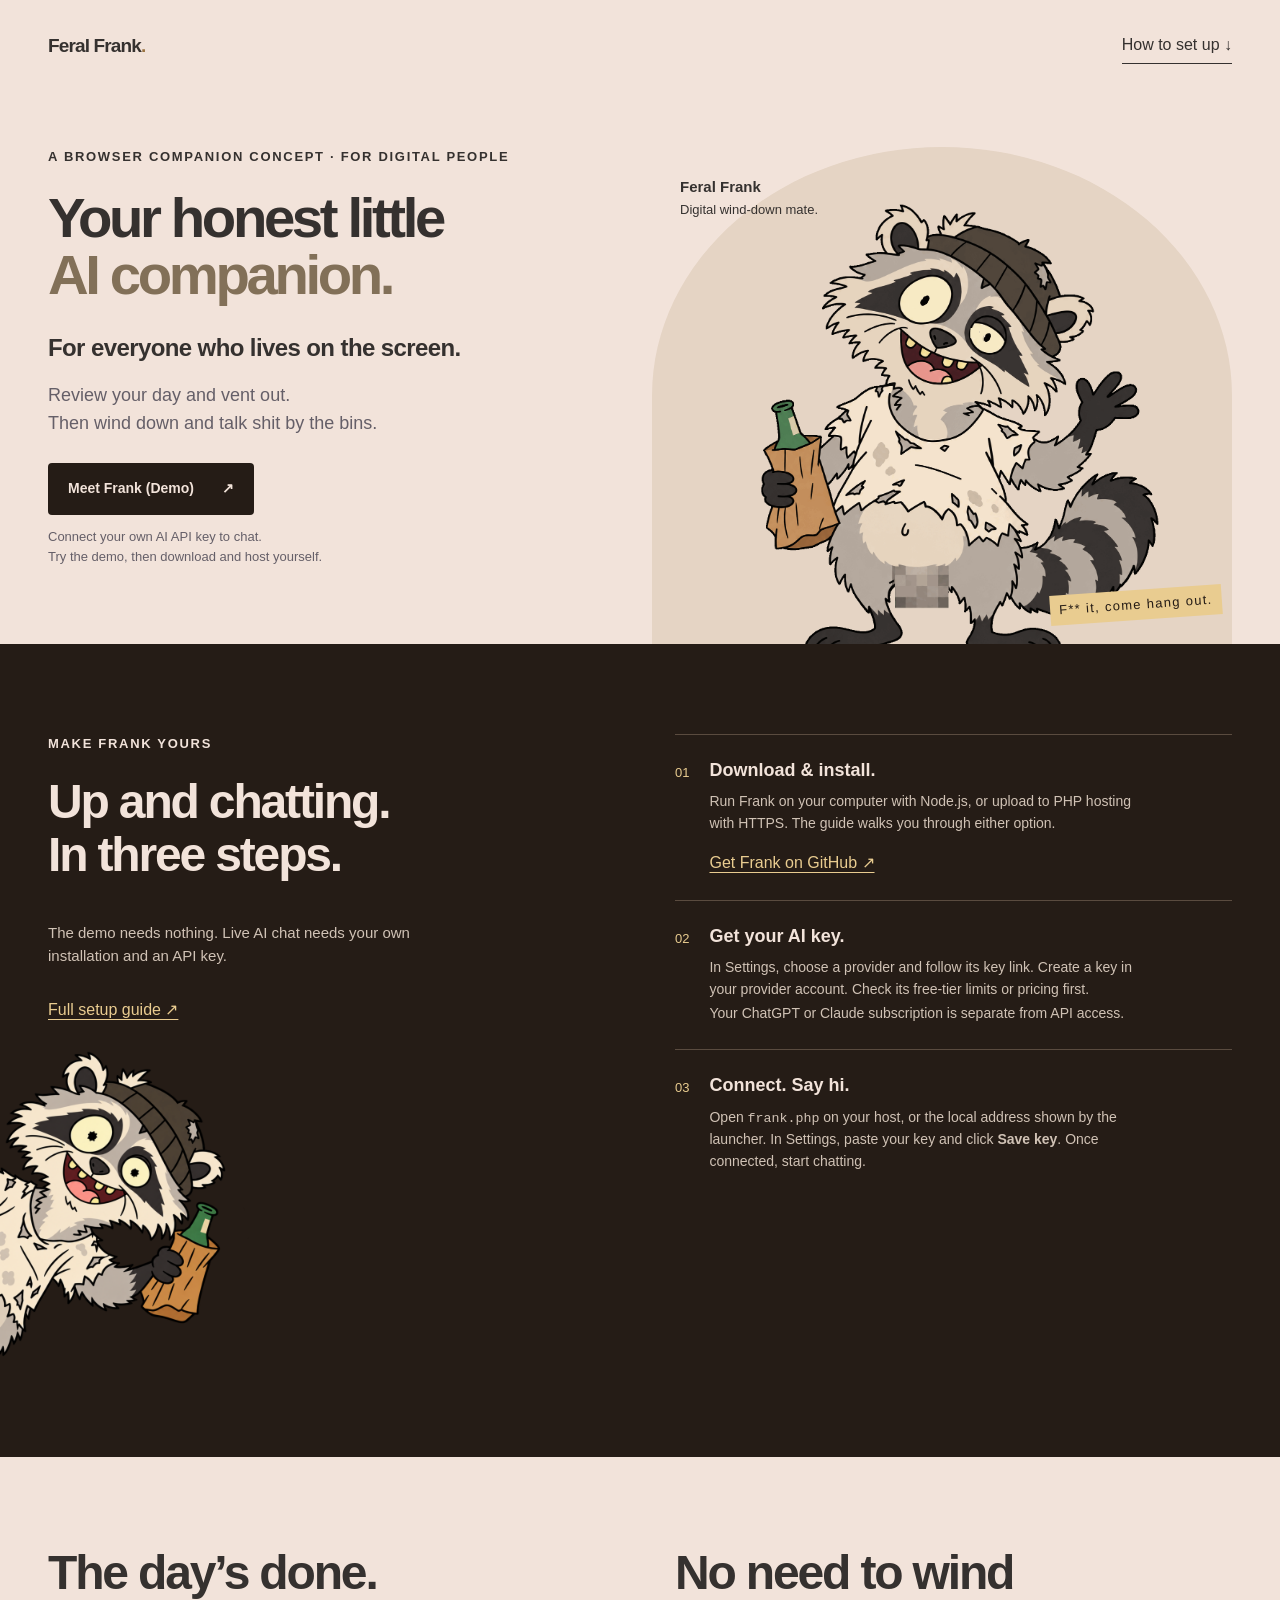
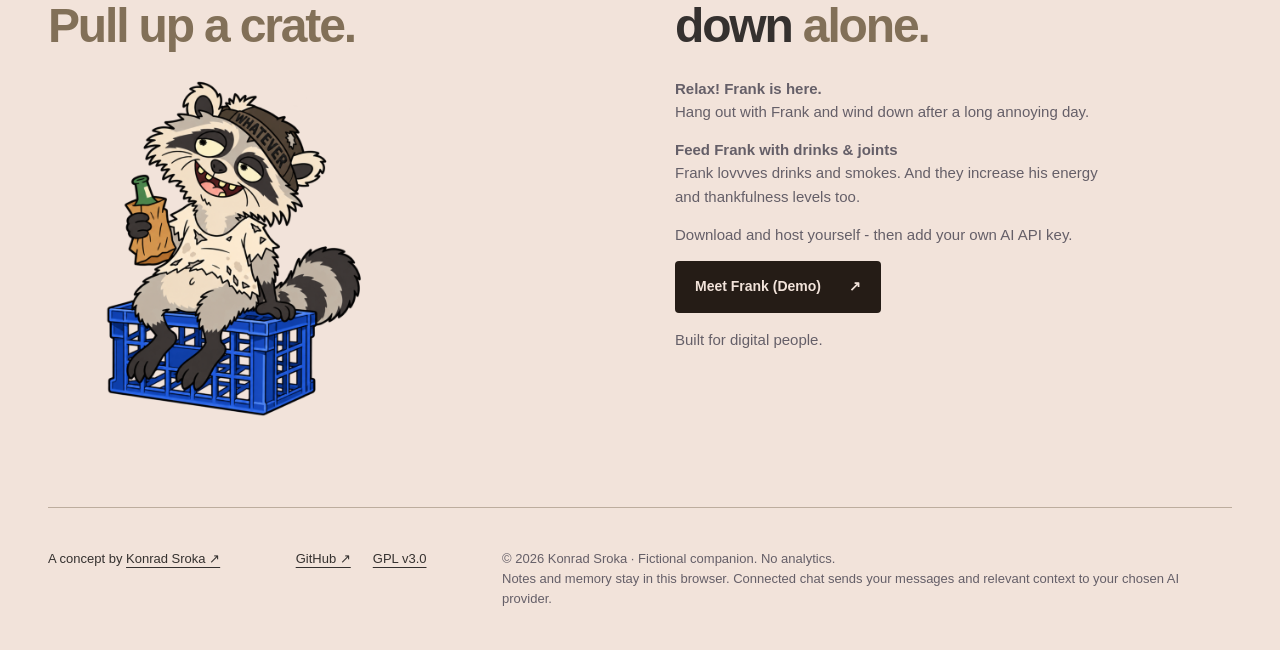
<file: index.html>
<!doctype html>
<!-- Feral Frank · Konrad Sroka · 2026 · GPL-3.0-only. -->
<html lang="en">
	<head>
		<meta charset="utf-8" />
		<meta
			name="viewport"
			content="width=device-width, initial-scale=1, viewport-fit=cover"
		/>
		<title>Feral Frank — Your honest little AI companion</title>
		<meta
			name="description"
			content="For everyone who lives on the screen. Review your day, vent out, then wind down by the bins. Meet Frank in the demo or connect your own AI."
		/>
		<meta name="theme-color" content="#f2e3da" />
		<meta name="author" content="Konrad Sroka" />
		<meta property="og:type" content="website" />
		<meta
			property="og:title"
			content="Feral Frank — Your honest little AI companion"
		/>
		<meta
			property="og:description"
			content="Review your day and vent out. Then wind down and talk shit by the bins. Try the demo, then make Frank yours."
		/>
		<meta property="og:image" content="og-image-v2.png" />
		<meta property="og:image:width" content="1731" />
		<meta property="og:image:height" content="909" />
		<meta
			property="og:image:alt"
			content="Feral Frank, your scruffy cartoon raccoon companion."
		/>
		<meta name="twitter:card" content="summary_large_image" />
		<meta
			name="twitter:title"
			content="Feral Frank — Your honest little AI companion"
		/>
		<meta
			name="twitter:description"
			content="Review your day. Then wind down by the bins. A browser companion concept for digital people."
		/>
		<meta name="twitter:image" content="og-image-v2.png" />
		<link rel="icon" href="favicon.svg" type="image/svg+xml" />
		<style>
			/* Feral Frank · Konrad Sroka · 2026 · GPL-3.0-only. Mobile first. */
			:root {
				color-scheme: light;
				--paper: #f2e3da;
				--ink: #35312f;
				--dark: #251c16;
				--muted: #655f68;
				--gold: #e9cc90;
			}
			* {
				box-sizing: border-box;
			}
			html {
				scroll-behavior: auto;
			}
			body {
				margin: 0;
				background: var(--paper);
				color: var(--ink);
				font:
					16px/1.55 -apple-system,
					BlinkMacSystemFont,
					"Segoe UI",
					sans-serif;
			}
			a {
				color: inherit;
				text-underline-offset: 4px;
			}
			a:focus-visible,
			summary:focus-visible {
				outline: 3px solid #8b5a36;
				outline-offset: 5px;
			}
			.skip-link {
				position: absolute;
				top: 8px;
				left: 8px;
				padding: 10px;
				transform: translateY(-150%);
				background: var(--dark);
				color: var(--paper);
				z-index: 10;
			}
			.skip-link:focus {
				transform: none;
			}
			.site-header {
				display: flex;
				align-items: center;
				justify-content: space-between;
				max-width: 1320px;
				margin: auto;
				padding: 20px 24px;
			}
			.wordmark {
				text-decoration: none;
				font-size: 19px;
				line-height: 1;
				font-weight: 750;
				letter-spacing: -0.045em;
			}
			.wordmark span {
				color: #9a7342;
			}
			.small-cta {
				border-bottom: 1px solid;
				text-decoration: none;
				padding: 5px 0;
			}
			.hero {
				max-width: 1320px;
				margin: auto;
				padding: 32px 24px 0;
				overflow: hidden;
			}
			.eyebrow {
				font-size: 13px;
				letter-spacing: 0.13em;
				text-transform: uppercase;
				font-weight: 600;
				margin: 0 0 22px;
			}
			h1 {
				font-size: clamp(28px, 8.1vw, 42px);
				letter-spacing: -0.06em;
				line-height: 1.02;
				margin: 0;
			}
			em {
				font-style: normal;
				color: #827058;
			}
			.hero-promise {
				font-size: 20px;
				font-weight: 600;
				line-height: 1.35;
				letter-spacing: -0.025em;
				margin: 24px 0 0;
			}
			.intro {
				font-size: 16px;
				color: var(--muted);
				margin: 18px 0 25px;
			}
			.primary-cta {
				display: inline-flex;
				gap: 28px;
				align-items: center;
				padding: 15px 20px;
				background: var(--dark);
				color: var(--paper);
				border-radius: 4px;
				text-decoration: none;
				font-size: 14px;
				font-weight: 600;
			}
			.primary-cta:hover {
				background: #514032;
			}
			.fine-print {
				font-size: 13px;
				margin: 12px 0;
				color: var(--muted);
			}
			.hero-art {
				position: relative;
				margin: 20px -24px 0;
				padding-top: 40px;
				height: 350px;
				background: #e5d4c4;
				border-radius: 50% 50% 0 0;
			}
			.hero-art .hero-frank {
				display: block;
				position: absolute;
				width: 300px;
				height: auto;
				aspect-ratio: 1222 / 1287;
				left: 50%;
				bottom: -70px;
				transform: translateX(-50%);
				animation: frank-arrives 750ms cubic-bezier(0.2, 0.75, 0.2, 1) both;
			}
			@keyframes frank-arrives {
				from {
					opacity: 0;
					transform: translateX(-50%) translateY(30px) rotate(-4deg);
				}
				65% {
					opacity: 1;
					transform: translateX(-50%) translateY(-5px) rotate(1deg);
				}
				to {
					opacity: 1;
					transform: translateX(-50%);
				}
			}
			.art-note {
				position: absolute;
				z-index: 1;
				top: 26px;
				left: 24px;
				font-size: 13px;
				font-weight: 700;
			}
			.art-note small {
				display: block;
				font-size: 13px;
				font-weight: 400;
			}
			.bin-label {
				position: absolute;
				right: 14px;
				bottom: 15px;
				background: var(--gold);
				color: var(--dark);
				padding: 5px 9px;
				font-size: 13px;
				letter-spacing: 0.1em;
				transform: rotate(-4deg);
			}
			.idea-section {
				background: var(--dark);
				color: var(--paper);
				padding: 65px 24px;
			}
			h2 {
				font-size: clamp(30px, 5vw, 48px);
				line-height: 1.1;
				letter-spacing: -0.045em;
				margin: 0 0 24px;
			}
			.section-intro > p:not(.eyebrow) {
				max-width: 430px;
				color: #d0c2b5;
				font-size: 15px;
			}
			.idea-list {
				margin-top: 42px;
			}
			.idea-list article {
				display: flex;
				gap: 20px;
				border-top: 1px solid #5a4b3f;
				padding: 24px 0;
			}
			.number {
				font-size: 13px;
				color: var(--gold);
				padding-top: 4px;
			}
			h3 {
				font-size: 18px;
				line-height: 1.25;
				margin: 0 0 10px;
			}
			.idea-list p {
				color: #d0c2b5;
				font-size: 14px;
				margin: 0;
				max-width: 450px;
			}
			.start-section {
				max-width: 1320px;
				margin: auto;
				padding: 64px 24px;
			}
			.start-copy {
				max-width: 430px;
			}
			.start-copy p {
				color: var(--muted);
				font-size: 15px;
			}
			details {
				margin-top: 26px;
				font-size: 13px;
				border-top: 1px solid #bdad9e;
				padding-top: 18px;
			}
			summary {
				cursor: pointer;
				font-weight: 600;
			}
			.site-footer {
				border-top: 1px solid #bdad9e;
				margin: 0 auto;
				padding: 24px;
				max-width: 1272px;
				font-size: 13px;
			}
			.site-footer div {
				display: flex;
				gap: 22px;
				margin: 12px 0;
			}
			.site-footer p {
				font-size: 13px;
				color: var(--muted);
				max-width: 730px;
			}
			@media (min-width: 760px) {
				.site-header {
					padding: 28px 48px;
				}
				.hero {
					padding: 55px 48px 0;
					display: grid;
					grid-template-columns: minmax(0, 1fr) minmax(0, 1fr);
					gap: 24px;
				}
				.hero-copy {
					padding-bottom: 65px;
					z-index: 1;
				}
				h1 {
					font-size: clamp(34px, 4.4vw, 64px);
				}
				.hero-promise {
					font-size: 24px;
				}
				.intro {
					font-size: 18px;
				}
				.hero-art {
					margin: 0;
					height: auto;
					min-height: 480px;
				}
				.hero-art .hero-frank {
					width: 440px;
					max-width: 130%;
					bottom: -20px;
				}
				.art-note {
					left: 28px;
					top: 28px;
				}
				.bin-label {
					right: 10px;
					bottom: 24px;
				}
				.idea-section {
					display: grid;
					grid-template-columns: minmax(0, 1fr) minmax(0, 1fr);
					gap: 70px;
					padding: 90px max(48px, calc((100vw - 1224px) / 2));
				}
				.idea-list {
					margin: 0;
				}
				.start-section {
					display: grid;
					grid-template-columns: minmax(0, 1fr) minmax(0, 1fr);
					gap: 0 70px;
					padding: 90px 48px;
				}
				.start-copy p:first-child {
					margin-top: 0;
				}
				.site-footer {
					display: flex;
					flex-wrap: wrap;
					justify-content: space-between;
					align-items: baseline;
					padding: 28px 0;
					margin: 0 48px;
				}
				.site-footer p {
					flex-basis: 100%;
				}
			}
			@media (min-width: 1368px) {
				.site-footer {
					margin: auto;
				}
			}
			@media (prefers-reduced-motion: reduce) {
				.hero-art .hero-frank {
					animation: none;
				}
				html {
					scroll-behavior: auto;
				}
			}

			/* Short setup steps and resilient narrow layouts. */
			#setup {
				scroll-margin-top: 24px;
			}
			.hero-copy,
			.section-intro,
			.idea-list,
			.start-copy {
				min-width: 0;
			}
			.idea-list article > div {
				min-width: 0;
			}
			.setup-link {
				display: inline-block;
				margin-top: 16px;
				color: var(--gold);
			}
			code {
				overflow-wrap: anywhere;
				font-size: 0.95em;
			}
			.art-note {
				font-size: 15px;
			}
			.art-note small {
				margin-top: 2px;
			}
			.site-header {
				gap: 16px;
			}
			.small-cta {
				font-size: 14px;
				flex-shrink: 0;
			}
			@media (min-width: 760px) {
				.small-cta {
					font-size: 16px;
				}
				.hero-promise {
					margin-top: 28px;
				}
			}
			.section-intro { display: flex; flex-direction: column; align-items: flex-start; }
			.setup-frank { display: block; width: min(100%, 280px); height: auto; margin-top: 28px; margin-left: -24px; }
			.start-frank { display: block; width: min(100%, 340px); height: auto; margin: 24px 0 32px; }
			@media (min-width: 760px) {
				.setup-frank { margin-top: auto; padding-top: 24px; width: min(100%, 320px); margin-left: calc(-1 * max(48px, (100vw - 1224px) / 2)); }
				.start-frank { margin-bottom: 0; }
			}
		</style>
	</head>
	<body>
		<a class="skip-link" href="#main">Skip to content</a>
		<header class="site-header">
			<a class="wordmark" href="index.html" title="Feral Frank homepage"
				>Feral Frank<span aria-hidden="true">.</span></a
			>
			<a class="small-cta" href="#setup" title="Jump to the three setup steps"
				>How to set up <span aria-hidden="true">↓</span></a
			>
		</header>
		<main id="main">
			<section class="hero" aria-labelledby="hero-title">
				<div class="hero-copy">
					<p class="eyebrow">
						A browser companion concept · for digital people
					</p>
					<h1 id="hero-title">
						Your honest little<br /><em>AI companion.</em>
					</h1>
					<p class="hero-promise">For everyone who lives on the screen.</p>
					<p class="intro">
						Review your day and vent out.<br />Then wind down and talk shit by
						the bins.
					</p>
					<a
						class="primary-cta"
						data-launch
						href="app.html"
						target="_blank"
						rel="noopener"
						title="Meet Frank in the demo (new tab)"
						><span data-launch-label>Meet Frank (Demo)</span
						><span aria-hidden="true">↗</span></a
					>
					<p class="fine-print">
						Connect your own AI API key to chat.<br />Try the demo, then
						download and host yourself.
					</p>
				</div>
				<div class="hero-art">
					<span class="art-note"
						>Feral Frank<small>Digital wind-down mate.</small></span
					>
					<svg class="hero-frank" viewBox="0 0 1222 1287" role="img" aria-label="Frank looks at you, waving with a bagged bottle" xmlns="http://www.w3.org/2000/svg" xmlns:xlink="http://www.w3.org/1999/xlink"><defs><image
												id="about-original-ink"
												href="images/frank-censored.png"
												xlink:href="images/frank-censored.png"
												x="0"
												y="0"
												width="1222"
												height="1287"
											/><clipPath id="about-left-eye-cut">
												<path
													d="M578.59 208.21L566.04 210.30L559.77 212.39L553.50 214.48L548.28 216.57L544.10 218.66L539.92 220.75L535.74 222.84L531.56 224.93L528.42 227.02L525.29 229.11L523.20 231.20L520.07 233.29L517.98 235.38L515.88 237.47L513.79 239.56L511.70 241.65L509.62 243.74L508.57 245.83L508.57 247.92L504.39 250.01L503.35 252.10L502.30 254.19L501.25 256.28L500.21 258.37L498.12 260.46L498.12 262.55L497.07 264.64L496.03 266.73L494.99 268.82L494.99 270.91L493.94 273.00L493.94 275.09L492.89 277.18L492.89 279.27L492.89 281.36L491.85 283.45L491.85 285.54L491.85 287.63L492.89 289.72L492.89 291.81L492.89 293.90L493.94 295.99L493.94 298.08L494.99 300.17L496.03 302.26L497.07 304.35L497.07 306.44L499.17 308.53L500.21 310.62L501.25 312.71L503.35 314.80L504.39 316.89L506.48 318.98L508.57 321.07L510.66 323.16L513.79 325.25L515.88 327.34L519.02 329.43L524.25 331.52L529.47 333.61L535.74 335.70L539.92 336.75L562.91 336.75L570.23 335.70L578.59 333.61L583.81 331.52L589.03 329.43L593.22 327.34L596.35 325.25L600.53 323.16L602.62 321.07L605.75 318.98L607.85 316.89L610.98 314.80L612.02 312.71L614.12 310.62L616.21 308.53L618.29 306.44L619.34 304.35L621.43 302.26L622.48 300.17L623.52 298.08L625.61 295.99L626.65 293.90L627.70 291.81L628.75 289.72L628.75 287.63L629.79 285.54L630.84 283.45L631.88 281.36L632.92 279.27L632.92 277.18L633.97 275.09L635.01 273.00L635.01 270.91L636.06 268.82L636.06 266.73L637.11 264.64L637.11 262.55L637.11 260.46L637.11 258.37L638.15 256.28L638.15 254.19L638.15 252.10L637.11 250.01L637.11 247.92L637.11 245.83L636.06 243.74L636.06 241.65L635.01 239.56L633.97 237.47L632.92 235.38L631.88 233.29L630.84 231.20L628.75 229.11L625.61 227.02L623.52 224.93L623.52 222.84L621.43 220.75L619.34 218.66L616.21 216.57L612.02 214.48L607.85 212.39L602.62 210.30L593.22 208.21Z"
												/>
											</clipPath><clipPath id="about-right-eye-cut">
												<path
													d="M699.38 337.15L697.29 339.25L696.25 341.33L695.20 343.43L694.15 345.51L693.11 347.61L692.07 349.69L691.02 351.79L689.98 353.88L689.98 355.97L688.93 358.06L688.93 360.14L688.93 362.24L688.93 364.32L688.93 366.42L688.93 368.50L688.93 370.60L688.93 372.69L688.93 374.77L688.93 376.87L688.93 378.95L689.98 381.05L689.98 383.13L691.02 385.23L692.07 387.31L693.11 389.40L694.15 391.50L695.20 393.58L696.25 395.68L698.34 397.76L699.38 399.86L701.47 401.94L702.51 404.03L704.61 406.12L709.83 408.21L712.97 410.31L712.97 412.39L717.14 414.49L721.33 416.57L726.55 418.67L734.91 420.75L750.59 420.75L757.90 418.67L763.12 416.57L767.30 414.49L769.39 412.39L772.53 410.31L773.58 408.21L775.66 406.12L777.75 404.03L778.80 401.94L779.85 399.86L780.89 397.76L781.93 395.68L782.98 393.58L784.02 391.50L784.02 389.40L782.98 387.31L781.93 385.23L780.89 383.13L779.85 381.05L777.75 378.95L776.71 376.87L774.62 374.77L773.58 372.69L771.49 370.60L769.39 368.50L767.30 366.42L765.22 364.32L763.12 362.24L759.99 360.14L757.90 358.06L754.76 355.97L751.63 353.88L748.50 351.79L744.32 349.69L740.13 347.61L737.00 345.51L731.77 343.43L724.46 341.33L717.14 339.25L703.56 337.15Z"
												/>
											</clipPath><clipPath id="about-left-pupil-clear">
												<rect x="518" y="260" width="34" height="36" />
											</clipPath><clipPath id="about-left-pupil-cut">
												<path
													id="about-left-pupil-shape"
													d="M519.7 282.5L520.9 278.0L529.2 267.9L532.7 264.6L538.6 262.3L543.3 262.3L545.7 263.4L546.9 264.6L548.1 266.8L549.2 270.2L549.2 272.4L548.1 275.8L543.3 284.7L541.0 288.1L537.4 290.3L530.4 293.7L526.8 293.7L522.1 291.4L519.7 284.7Z"
												/>
											</clipPath><clipPath id="about-right-pupil-clear">
												<rect x="690" y="353" width="24" height="28" />
											</clipPath><clipPath id="about-right-pupil-cut">
												<path
													id="about-right-pupil-shape"
													d="M690.3 368.2L691.4 364.8L695.0 359.2L697.3 355.9L699.7 354.7L703.2 353.6L709.1 353.6L711.5 355.9L712.7 358.1L712.7 364.8L709.1 373.8L706.8 376.0L703.2 378.3L700.9 379.4L696.2 379.4L693.8 378.3L691.4 376.0L690.3 373.8Z"
												/>
											</clipPath></defs><use href="#about-original-ink" xlink:href="#about-original-ink"/><g id="about-left-eye" clip-path="url(#about-left-eye-cut)">
													<g clip-path="url(#about-left-pupil-clear)">
														<rect
															x="518"
															y="260"
															width="34"
															height="36"
															fill="#fcf2cb"
														/>
														<use
															href="#about-original-ink"
															xlink:href="#about-original-ink"
															transform="translate(-36 0)"
														/>
													</g>
													<g id="about-left-pupil" transform="translate(28 -2)">
														<use
															href="#about-original-ink"
															xlink:href="#about-original-ink"
															clip-path="url(#about-left-pupil-cut)"
														/>
													</g>
													<path
														id="about-left-lid"
														d="M480 190H655V192Q570 184 480 192Z"
														fill="#48443d"
														stroke="#292626"
														stroke-width="3.6"
														stroke-linejoin="round"
													/>
													<path
														id="about-left-lower-lid"
														d="M480 350H655V350H480Z"
														fill="#48443d"
													/>
													<path
														id="about-left-crease"
														d="M495 278C535 284 593 284 638 278"
														fill="none"
														stroke="#262525"
														stroke-width="5"
														stroke-linecap="round"
														opacity="0"
													/>
												</g><g id="about-right-eye" clip-path="url(#about-right-eye-cut)">
													<g clip-path="url(#about-right-pupil-clear)">
														<rect
															x="690"
															y="353"
															width="24"
															height="28"
															fill="#fcf3cc"
														/>
														<use
															href="#about-original-ink"
															xlink:href="#about-original-ink"
															transform="translate(-34 -12)"
														/>
													</g>
													<g id="about-right-pupil" transform="translate(34 12)">
														<use
															href="#about-original-ink"
															xlink:href="#about-original-ink"
															clip-path="url(#about-right-pupil-cut)"
														/>
													</g>
													<path
														id="about-right-lid"
														d="M675 317H803V319Q745 313 675 319Z"
														fill="#48443d"
														stroke="#292626"
														stroke-width="3.6"
														stroke-linejoin="round"
													/>
													<path
														id="about-right-lower-lid"
														d="M675 435H803V435H675Z"
														fill="#48443d"
													/>
													<path
														id="about-right-crease"
														d="M690 384Q737 394 784 385"
														fill="none"
														stroke="#262525"
														stroke-width="5"
														stroke-linecap="round"
														opacity="0"
													/>
												</g></svg>
					<span class="bin-label">F** it, come hang out.</span>
				</div>
			</section>
			<section class="idea-section" id="setup" aria-labelledby="setup-title">
				<div class="section-intro">
					<p class="eyebrow">Make Frank yours</p>
					<h2 id="setup-title">Up and chatting.<br />In three steps.</h2>
					<p>
						The demo needs nothing. Live AI chat needs your own installation and
						an API key.
					</p>
					<a
						class="setup-link"
						href="SETUP.md"
						target="_blank"
						rel="noopener"
						title="Read the full installation guide (new tab)"
						>Full setup guide ↗</a
					>
<img class="setup-frank" src="images/frank-peek-forward.png" width="800" height="800" alt="Frank peeks in with his bottle, looking straight at you" loading="lazy" decoding="async"/>
				</div>
				<div class="idea-list">
					<article>
						<span class="number" aria-hidden="true">01</span>
						<div>
							<h3>Download &amp; install.</h3>
							<p>
								Run Frank on your computer with Node.js, or upload to PHP
								hosting with HTTPS. The guide walks you through either option.
							</p>
							<a
								class="setup-link"
								href="https://github.com/konradbuilds/feral-frank"
								target="_blank"
								rel="noopener"
								title="Open Frank’s source and download options on GitHub (new tab)"
								>Get Frank on GitHub ↗</a
							>
						</div>
					</article>
					<article>
						<span class="number" aria-hidden="true">02</span>
						<div>
							<h3>Get your AI key.</h3>
							<p>
								In Settings, choose a provider and follow its key link. Create a
								key in your provider account. Check its free-tier limits or
								pricing first.
							</p>
							<p class="setup-link">
								Your ChatGPT or Claude subscription is separate from API access.
							</p>
						</div>
					</article>
					<article>
						<span class="number" aria-hidden="true">03</span>
						<div>
							<h3>Connect. Say hi.</h3>
							<p>
								Open <code>frank.php</code> on your host, or the local address
								shown by the launcher. In Settings, paste your key and click
								<strong>Save key</strong>. Once connected, start chatting.
							</p>
						</div>
					</article>
				</div>
			</section>
			<section class="start-section" aria-labelledby="start-title">
				<div class="start-heading"><h2 id="start-title">The day’s done.<br /><em>Pull up a crate.</em></h2>
<img class="start-frank" src="images/frank-crate-whatever.png" width="800" height="800" alt="A satisfied Frank on a blue milk crate, bottle in hand and WHATEVER stitched on his beanie" loading="lazy" decoding="async"/></div>
				<div class="start-copy">
					<h2>No need to wind down <em>alone.</em></h2>
					<p><b>Relax! Frank is here.</b><br>Hang out with Frank and wind down after a long annoying day.</p>
					
					<p><b>Feed Frank with drinks &amp; joints</b><br>Frank lovvves drinks and smokes. And they increase his energy and thankfulness levels too.</p>
				
					<p class="fine-print" id="launch-status" role="status">Download and host yourself - then add your own AI API key.</p><p><a class="primary-cta" data-launch="" href="app.html" target="_blank" rel="noopener" title="Meet Frank in the demo (new tab)"><span data-launch-label="">Meet Frank (Demo)</span><span aria-hidden="true">↗</span></a></p><p>Built for digital people.</p>
				</div>
			</section>
		</main>
		<footer class="site-footer">
			<span
				>A concept by
				<a
					href="https://konradbuilds.github.io/"
					target="_blank"
					rel="noopener"
					title="Visit Konrad’s portfolio (new tab)"
					>Konrad Sroka ↗</a
				></span
			>
			<div>
				<a
					href="https://github.com/konradbuilds/feral-frank"
					target="_blank"
					rel="noopener"
					title="View Feral Frank’s source on GitHub (new tab)"
					>GitHub ↗</a
				><a href="LICENSE.txt" title="Read the GPL v3.0 licence">GPL v3.0</a>
			</div>
			<p>
				© 2026 Konrad Sroka · Fictional companion. No analytics.<br />Notes and
				memory stay in this browser. Connected chat sends your messages and
				relevant context to your chosen AI provider.
			</p>
		</footer>
		<script>
			/* Check this installation only. No key, chat request or provider call. */
			(function () {
				"use strict";
				if (
					!/^https?:$/.test(location.protocol) ||
					location.hostname.endsWith(".github.io")
				)
					return;
				const controller = new AbortController();
				const timeout = setTimeout(() => controller.abort(), 2500);
				fetch("frank.php?api=status", {
					credentials: "same-origin",
					cache: "no-store",
					signal: controller.signal,
				})
					.then(async (response) => {
						if (
							!(response.headers.get("content-type") || "").includes(
								"application/json",
							)
						)
							return;
						const data = await response.json();
						const installed =
							response.ok &&
							data.bridge === true &&
							Array.isArray(data.providers);
						const signIn =
							response.status === 401 &&
							data.error === "Sign in at frank.php, then try again.";
						if (!installed && !signIn) return;
						const configured =
							installed &&
							data.providers.some(
								(provider) => provider.configured && provider.model,
							);
						const label = signIn
							? "Sign in to Frank"
							: configured
								? "Open my Frank"
								: "Set up my Frank";
						document.querySelectorAll("[data-launch]").forEach((link) => {
							link.href = "frank.php";
							link.title = label + " (new tab)";
							link.querySelector("[data-launch-label]").textContent = label;
						});
						document.getElementById("launch-status").textContent = signIn
							? "Your installation is here. Sign in with your existing Frank password."
							: configured
								? "Your AI key is saved. Frank checks the connection when you open it."
								: "Your installation is here. Open Frank to add your AI key.";
					})
					.catch(() => {
						/* Static host, offline or unavailable server: the demo link still works. */
					})
					.finally(() => clearTimeout(timeout));
			})();
		</script>
		<script src="about-motion.js" defer></script>
		<!-- Frank to future maintainers: keep the useful bits. Let the rest go. -->
	</body>
</html>
</file>
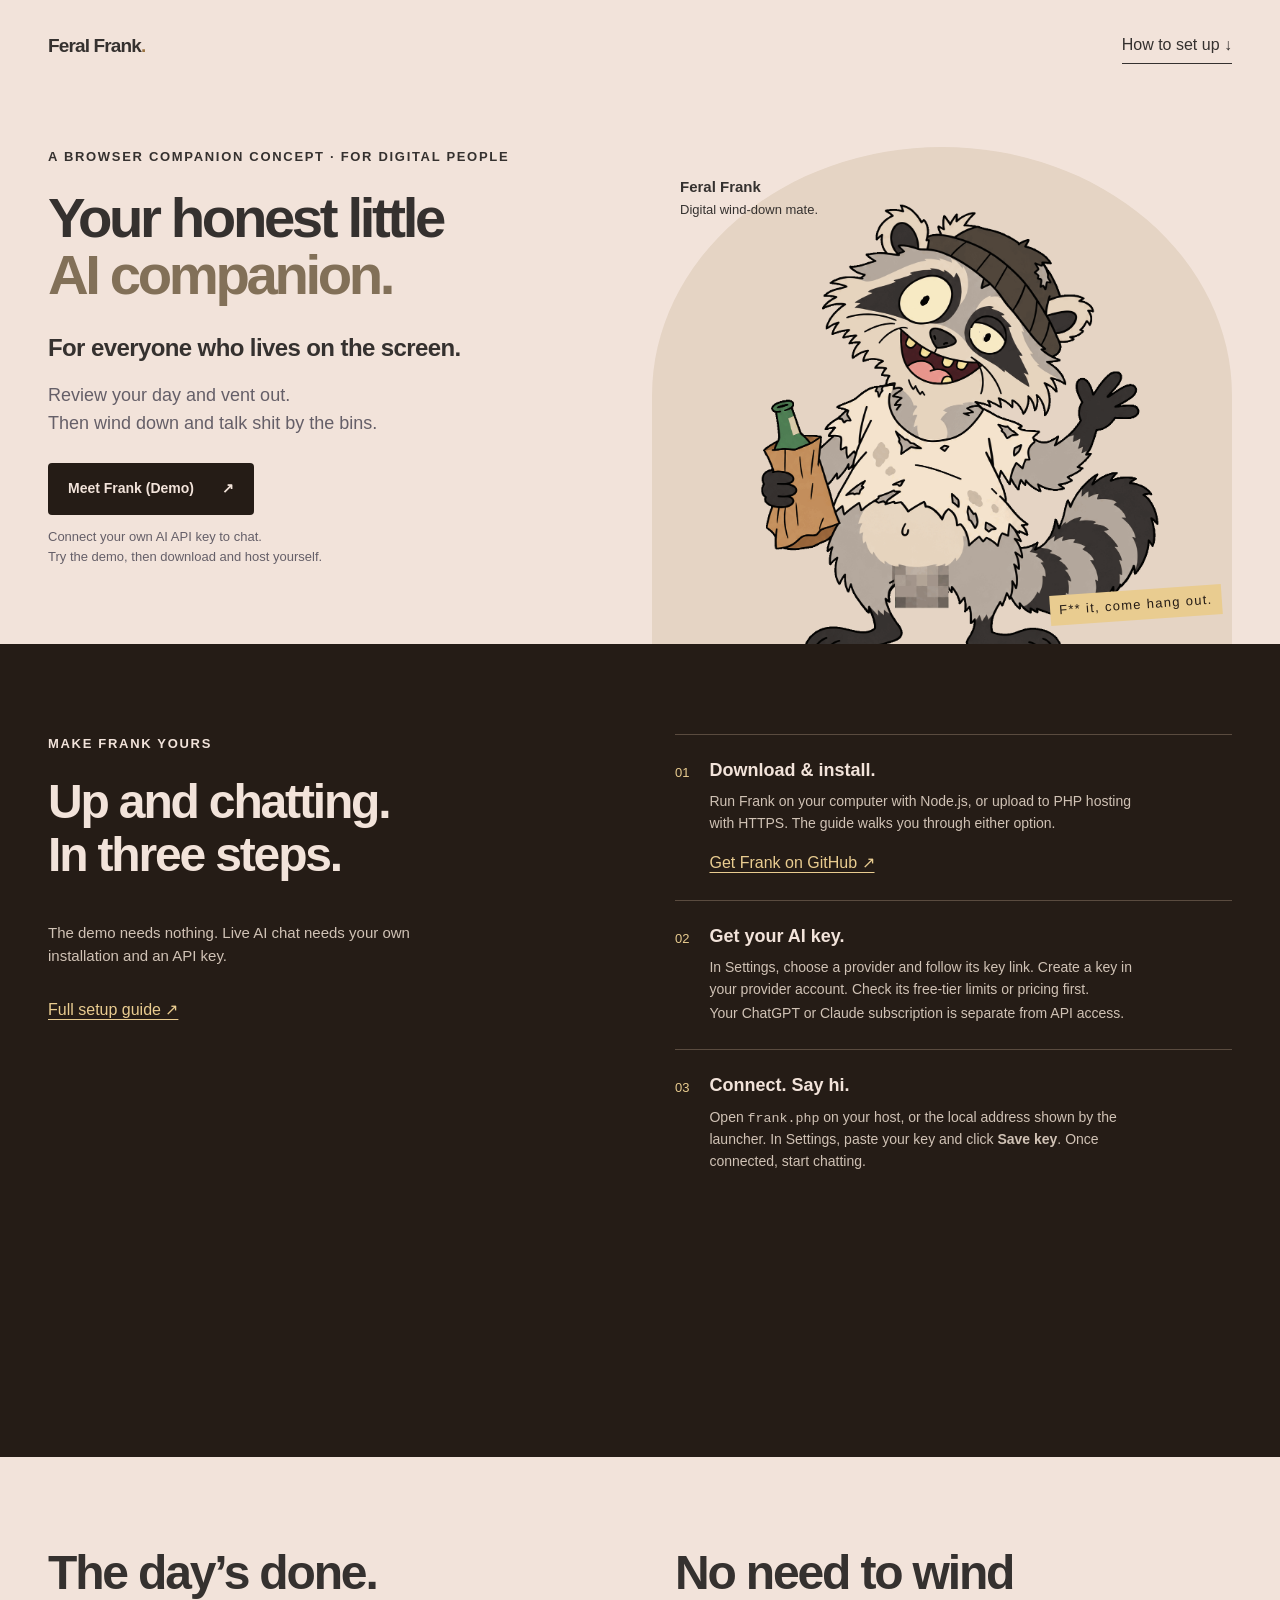
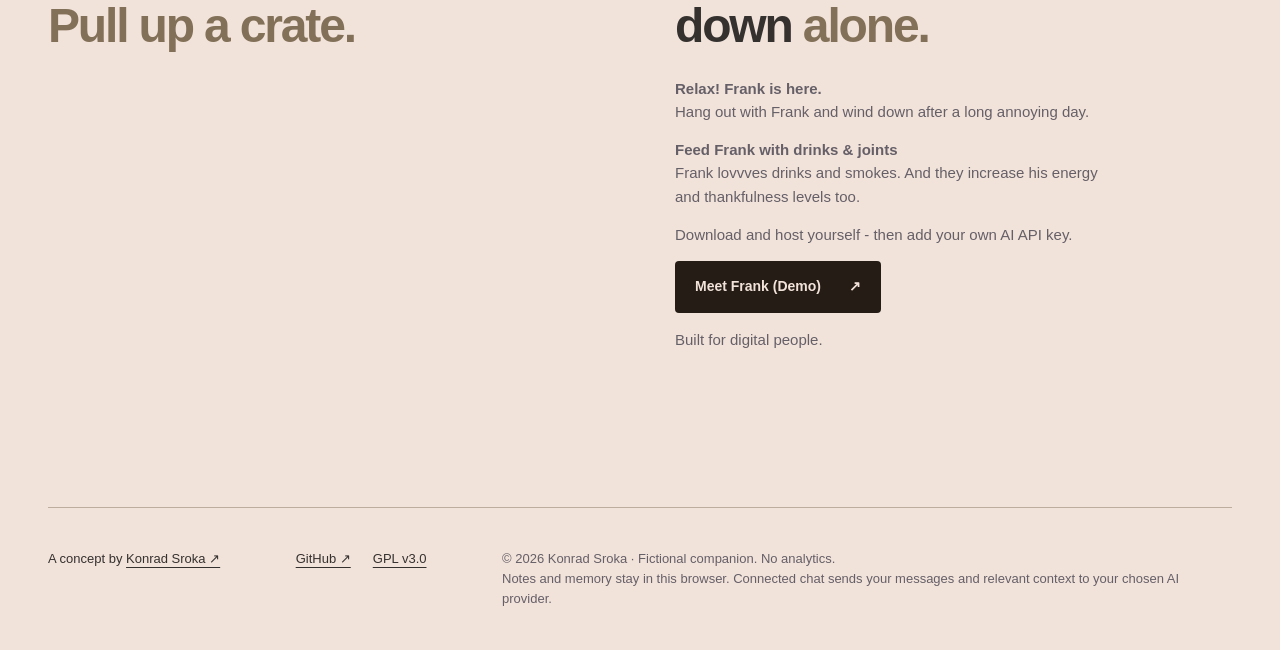
<file: about.html>
<!doctype html>
<html lang="en"><head><meta charset="utf-8"><meta name="viewport" content="width=device-width, initial-scale=1"><meta http-equiv="refresh" content="0;url=./index.html"><title>About Frank</title></head><body><a href="index.html">About Frank</a></body></html>
</file>
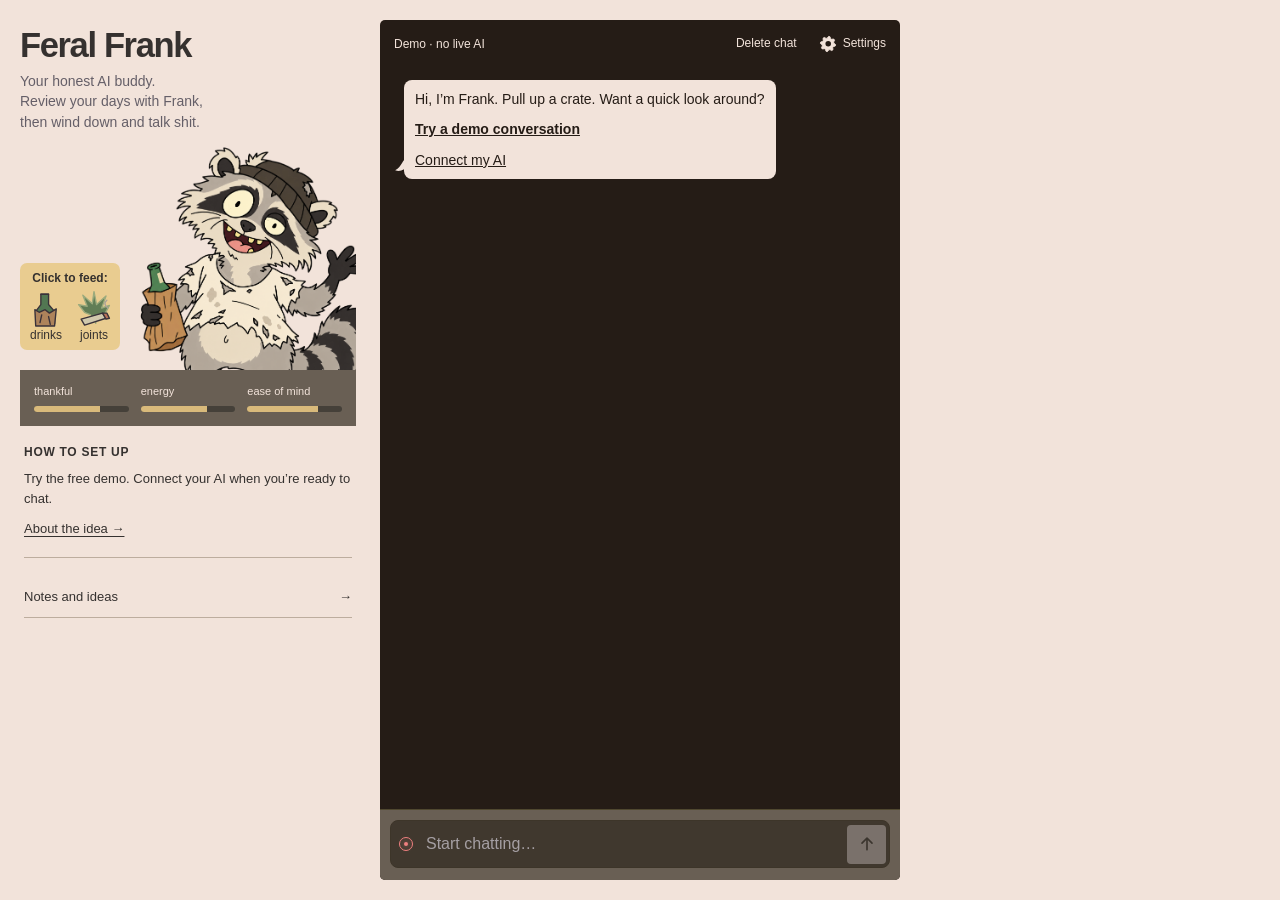
<file: app.html>
<!doctype html>
<html lang="en">
	<head>
		<meta charset="utf-8" />
		<meta
			name="viewport"
			content="width=device-width, initial-scale=1, viewport-fit=cover"
		/>
		<meta name="theme-color" content="#f2e3da" />
		<meta
			name="description"
			content="A scruffy browser companion with dry humour, animated reactions, local memory and optional AI chat. Meet Feral Frank, your bin neighbour."
		/>
		<meta name="author" content="Konrad Sroka" />
		<meta name="application-name" content="Feral Frank" />
		<link rel="manifest" href="manifest.webmanifest" />
		<link rel="apple-touch-icon" sizes="180x180" href="icon-180.png" />
		<meta name="apple-mobile-web-app-title" content="Feral Frank" />
		<meta name="color-scheme" content="dark" />
		<meta name="robots" content="index, follow" />
		<meta property="og:type" content="website" />
		<meta property="og:site_name" content="Feral Frank" />
		<meta property="og:locale" content="en_GB" />
		<meta
			property="og:title"
			content="Feral Frank — Your honest little AI companion"
		/>
		<meta
			property="og:description"
			content="Less explaining. More picking up the thread. A playable browser companion concept for developers, designers and digital people."
		/>
		<meta property="og:image" content="og-image-v2.png" />
		<meta property="og:image:type" content="image/png" />
		<meta property="og:image:width" content="1731" />
		<meta property="og:image:height" content="909" />
		<meta
			property="og:image:alt"
			content="Feral Frank. Your honest little AI companion. Less explaining. More picking up the thread. Playable browser concept."
		/>
		<meta name="twitter:card" content="summary_large_image" />
		<meta
			name="twitter:title"
			content="Feral Frank — Your honest little AI companion"
		/>
		<meta
			name="twitter:description"
			content="Less explaining. More picking up the thread. A playable browser companion concept for digital people."
		/>
		<meta name="twitter:image" content="og-image-v2.png" />
		<meta
			name="twitter:image:alt"
			content="Feral Frank, an illustrated raccoon. Your honest little AI companion. Playable browser concept."
		/>
		<link rel="icon" type="image/svg+xml" href="favicon.svg" />
		<link rel="icon" type="image/png" sizes="32x32" href="favicon.png" />
		<!-- Set absolute share-image URLs, og:url and a canonical URL after choosing the public address. -->
		<title>Frankie’s Beta v0.2 — Feral Frank</title>

		<link rel="stylesheet" href="workspace.css" />
		<script src="storage.js"></script>
		<script src="connection.js"></script>

		<script defer src="character.js"></script>
	</head>
	<body>
		<a class="skip-link" href="#q">Skip to chat</a>
		<div id="splash" class="splash" aria-hidden="true">
			<svg
				viewBox="0 0 320 450"
				xmlns="http://www.w3.org/2000/svg"
				xmlns:xlink="http://www.w3.org/1999/xlink"
				focusable="false"
			>
				<defs>
					<lineargradient id="bin-left" x2="1" y2="1">
						<stop stop-color="#a1b1a8" />
						<stop offset=".15" stop-color="#6e8278" />
						<stop offset=".5" stop-color="#60736b" />
						<stop offset=".54" stop-color="#73877d" />
						<stop offset="1" stop-color="#424d4b" />
					</lineargradient>
					<lineargradient id="bin-right" x2="1" y2="1">
						<stop stop-color="#62766b" />
						<stop offset=".25" stop-color="#394c42" />
						<stop offset=".7" stop-color="#4d6156" />
						<stop offset="1" stop-color="#2d3533" />
					</lineargradient>
					<lineargradient id="bin-rim" x2="0" y2="1">
						<stop stop-color="#bdc5b6" />
						<stop offset=".32" stop-color="#81968b" />
						<stop offset="1" stop-color="#43564d" />
					</lineargradient>
					<lineargradient id="bin-inner" x2="0" y2="1">
						<stop stop-color="#0e1714" />
						<stop offset="1" stop-color="#34443b" />
					</lineargradient>

					<image
						id="splash-ink"
						href="frank.png"
						xlink:href="frank.png"
						width="1222"
						height="1287"
					/>
					<clippath id="splash-wave-cut">
						<path d="M950 440H1222V900H1040L970 730Z" />
					</clippath>
					<clippath id="splash-bottle-cut">
						<path d="M0 430H330L440 700 340 1010H0Z" />
					</clippath>
					<mask id="splash-torso-cut">
						<rect width="1222" height="1287" fill="white" />
						<path
							d="M950 440H1222V900H1040L970 730Z M0 430H330L440 700 340 1010H0Z"
							fill="black"
						/>
					</mask>
				</defs>
				<ellipse
					cx="166"
					cy="426"
					rx="118"
					ry="15"
					fill="#262530"
					opacity=".5"
				/>
				<!-- Open steel lid and its two hinges sit behind the dark opening. -->
				<g stroke="#25352d" stroke-width="2" stroke-linejoin="round">
					<path d="M29 231 46 169 175 127 157 188Z" fill="url(#bin-left)" />
					<path d="M39 218 51 177 165 140 153 180Z" fill="#40584a" />
					<path
						d="m51 177 113-37M39 218l114-38"
						stroke="#92a398"
						stroke-width="1.5"
					/>
					<path
						d="m60 165 9 23m53-41 10 22"
						stroke="#273b30"
						stroke-width="5"
					/>
				</g>

				<!-- The far rim and dark opening sit behind Frank. -->
				<g stroke="#232827" stroke-width="3" stroke-linejoin="round">
					<path d="M27 232 157 187 303 233 166 285Z" fill="url(#bin-inner)" />
					<path
						d="M27 232 157 187 303 233 299 244 156 200 34 243Z"
						fill="#697872"
					/>
				</g>
				<g
					class="splash-trash"
					stroke="#262631"
					stroke-width="1.5"
					stroke-linejoin="round"
				>
					<g class="trash-disk">
						<path d="m113 225 22-4 4 23-22 4Z" fill="#b5a7c9" />
						<path d="m119 225 11-2 1 8-10 2Z" fill="#e1ded1" />
						<path d="m120 239 11-2 1 7-11 2Z" fill="#554b66" />
					</g>
					<g class="trash-can">
						<path d="m200 225 8-4 11 5-3 7 3 13-8 3-13-5 4-7Z" fill="#acb7b0" />
						<path
							d="m202 230 12 4m-13 4 13 4m-8-17 8 3"
							fill="none"
							stroke="#63796e"
						/>
					</g>
					<g class="trash-sock">
						<path d="m145 222 13-2 3 17 10 1 1 9-15 4-8-8Z" fill="#d4a8ad" />
						<path d="m146 227 13-2m-7 12 9-2" stroke="#8a6675" />
					</g>
					<g class="trash-pizza">
						<path d="m174 226 27 9-23 19Z" fill="#e1c775" />
						<path d="m174 226q15 0 27 9l-2 4q-13-9-24-9Z" fill="#bd8e61" />
						<circle cx="181" cy="237" r="2.5" fill="#ae645d" />
						<circle cx="187" cy="239" r="2" fill="#ae645d" />
					</g>
					<g class="trash-fish" fill="none" stroke="#e0d9be" stroke-width="2">
						<path d="m109 229 25 7-5-8 12 5-6 6-1-3m-18-9-3 9m12-6-3 9" />
						<path d="m105 227 9 3-3 6-9-2Z" fill="#c3c5a5" stroke="#333d36" />
						<circle cx="107" cy="231" r="1" fill="#28392d" />
					</g>
				</g>

				<g class="splash-rise">
					<g transform="translate(69 110) scale(.16)">
						<use
							href="#splash-ink"
							xlink:href="#splash-ink"
							mask="url(#splash-torso-cut)"
						/>
						<g class="splash-bottle">
							<use
								href="#splash-ink"
								xlink:href="#splash-ink"
								clip-path="url(#splash-bottle-cut)"
							/>
						</g>

						<g class="splash-wave">
							<use
								href="#splash-ink"
								xlink:href="#splash-ink"
								clip-path="url(#splash-wave-cut)"
							/>
						</g>
					</g>
				</g>
				<!-- Near faces cover Frank's lower half, preserving the corner perspective. -->
				<g
					stroke="#232827"
					stroke-width="3"
					stroke-linecap="round"
					stroke-linejoin="round"
				>
					<path d="M34 241 166 285 166 426 48 391Z" fill="url(#bin-left)" />
					<path d="M166 285 297 241 283 389 166 426Z" fill="url(#bin-right)" />
					<path
						d="M28 233 166 276 303 233 301 249 166 292 31 249Z"
						fill="url(#bin-rim)"
					/>
					<path
						d="M36 249 166 290 296 249"
						fill="none"
						stroke="#c2c9b6"
						stroke-width="1.2"
					/>
					<path
						d="m48 267 103 32v105L58 376Z"
						fill="none"
						stroke="#344b3e"
						stroke-width="1.5"
						opacity=".6"
					/>
					<path
						d="m181 300 101-33-10 108-91 29Z"
						fill="none"
						stroke="#708477"
						stroke-width="1"
						opacity=".6"
					/>
					<path
						d="m57 382 98 30m22 0 94-30"
						stroke="#2f4437"
						stroke-width="5"
					/>
					<path
						d="m64 282 3 71m30-61 2 71m30-61 1 70"
						stroke="#263d30"
						stroke-width="3"
						opacity=".3"
					/>
					<path
						d="m185 310 2 63m32-73-3 61m34-72-5 61"
						stroke="#92a18b"
						stroke-width="2"
						opacity=".3"
					/>
					<g fill="#bac1ae" stroke-width=".8">
						<circle cx="46" cy="259" r="2" />
						<circle cx="151" cy="298" r="2" />
						<circle cx="174" cy="298" r="2" />
						<circle cx="285" cy="261" r="2" />
						<circle cx="57" cy="383" r="2" />
						<circle cx="151" cy="410" r="2" />
						<circle cx="178" cy="409" r="2" />
						<circle cx="271" cy="381" r="2" />
					</g>
					<path
						d="m72 300 6 2m11 25 9 3m43 44 7 2m49-54 8-3m36 36 9-3m-65 38 7-2"
						stroke="#bcbaa0"
						stroke-width="1"
						opacity=".6"
					/>

					<path d="M166 292V426" stroke="#b0b5a4" stroke-width="2" />
					<path
						d="m58 268 8 101m23-91 6 102m29-93 2 102"
						stroke="#a3ada0"
						opacity=".55"
					/>
					<path
						d="m193 297-2 102m39-115-5 103m35-114-8 101"
						stroke="#1e2925"
						opacity=".65"
					/>
					<path d="m72 345 42 13-2 23-38-12Z" fill="#d4bd83" stroke-width="2" />
					<path d="m84 355 13 4m-15 4 18 6" stroke-width="2" />
					<path d="m245 316 23-8-2 19-22 8Z" fill="#303c36" stroke-width="2" />
					<path d="M60 398v15m207-18v14" stroke-width="9" />
					<ellipse cx="61" cy="416" rx="9" ry="12" fill="#252a29" />
					<ellipse cx="265" cy="410" rx="9" ry="12" fill="#252a29" />
					<path
						d="m52 286 8 3m56 109 12 3m124-49 14-5"
						stroke="#bbbc9f"
						stroke-width="2"
						opacity=".7"
					/>
				</g>
			</svg>
		</div>

		<main class="app" id="app">
			<section class="companion" aria-label="Your companion">
				<header class="header">
					<div class="identity">
						<h1>Feral Frank</h1>
						<p class="subtitle">
							<span>Your honest AI buddy.</span
							><span>Review your days with Frank,</span
							><span>then wind down and talk shit.</span>
						</p>
					</div>
					<section class="stage" aria-label="Frank and mood">
						<div class="reactor" id="reactor">
							<button
								id="pet"
								type="button"
								aria-label="Give Frank a nudge"
								title="Give Frank a nudge"
							>
								<span class="art" id="art">
									<svg
										xmlns="http://www.w3.org/2000/svg"
										xmlns:xlink="http://www.w3.org/1999/xlink"
										viewBox="0 0 1222 1287"
										class="pet-rig"
										role="img"
										aria-label="Feral Frank, a scruffy raccoon in a beanie, waving with a bagged bottle"
									>
										<!-- Konrad Sroka · 2026 · https://github.com/konradbuilds · GPL-3.0-only.
Original PNG remains intact. SVG masks separate its actual ink; this is not a vector redraw. -->
										<defs>
											<image
												id="original-ink"
												href="frank.png"
												xlink:href="frank.png"
												x="0"
												y="0"
												width="1222"
												height="1287"
											/>
											<path
												id="head-shape"
												d="M240 -10H1100V445L1000 470L959 594L900 637L813 581L728 578C710 632 675 659 626 662C535 659 467 591 464 514L427 518L380 470L300 440L240 360Z"
											/>
											<clippath id="head-cut">
												<use href="#head-shape" xlink:href="#head-shape" />
											</clippath>
											<mask
												id="body-cut"
												maskunits="userSpaceOnUse"
												x="0"
												y="0"
												width="1222"
												height="1287"
											>
												<rect width="1222" height="1287" fill="white" />
												<use
													href="#head-shape"
													xlink:href="#head-shape"
													fill="black"
													stroke="white"
													stroke-width="3"
												/>
											</mask>
											<clippath id="left-eye-cut">
												<path
													d="M578.59 208.21L566.04 210.30L559.77 212.39L553.50 214.48L548.28 216.57L544.10 218.66L539.92 220.75L535.74 222.84L531.56 224.93L528.42 227.02L525.29 229.11L523.20 231.20L520.07 233.29L517.98 235.38L515.88 237.47L513.79 239.56L511.70 241.65L509.62 243.74L508.57 245.83L508.57 247.92L504.39 250.01L503.35 252.10L502.30 254.19L501.25 256.28L500.21 258.37L498.12 260.46L498.12 262.55L497.07 264.64L496.03 266.73L494.99 268.82L494.99 270.91L493.94 273.00L493.94 275.09L492.89 277.18L492.89 279.27L492.89 281.36L491.85 283.45L491.85 285.54L491.85 287.63L492.89 289.72L492.89 291.81L492.89 293.90L493.94 295.99L493.94 298.08L494.99 300.17L496.03 302.26L497.07 304.35L497.07 306.44L499.17 308.53L500.21 310.62L501.25 312.71L503.35 314.80L504.39 316.89L506.48 318.98L508.57 321.07L510.66 323.16L513.79 325.25L515.88 327.34L519.02 329.43L524.25 331.52L529.47 333.61L535.74 335.70L539.92 336.75L562.91 336.75L570.23 335.70L578.59 333.61L583.81 331.52L589.03 329.43L593.22 327.34L596.35 325.25L600.53 323.16L602.62 321.07L605.75 318.98L607.85 316.89L610.98 314.80L612.02 312.71L614.12 310.62L616.21 308.53L618.29 306.44L619.34 304.35L621.43 302.26L622.48 300.17L623.52 298.08L625.61 295.99L626.65 293.90L627.70 291.81L628.75 289.72L628.75 287.63L629.79 285.54L630.84 283.45L631.88 281.36L632.92 279.27L632.92 277.18L633.97 275.09L635.01 273.00L635.01 270.91L636.06 268.82L636.06 266.73L637.11 264.64L637.11 262.55L637.11 260.46L637.11 258.37L638.15 256.28L638.15 254.19L638.15 252.10L637.11 250.01L637.11 247.92L637.11 245.83L636.06 243.74L636.06 241.65L635.01 239.56L633.97 237.47L632.92 235.38L631.88 233.29L630.84 231.20L628.75 229.11L625.61 227.02L623.52 224.93L623.52 222.84L621.43 220.75L619.34 218.66L616.21 216.57L612.02 214.48L607.85 212.39L602.62 210.30L593.22 208.21Z"
												/>
											</clippath>
											<clippath id="right-eye-cut">
												<path
													d="M699.38 337.15L697.29 339.25L696.25 341.33L695.20 343.43L694.15 345.51L693.11 347.61L692.07 349.69L691.02 351.79L689.98 353.88L689.98 355.97L688.93 358.06L688.93 360.14L688.93 362.24L688.93 364.32L688.93 366.42L688.93 368.50L688.93 370.60L688.93 372.69L688.93 374.77L688.93 376.87L688.93 378.95L689.98 381.05L689.98 383.13L691.02 385.23L692.07 387.31L693.11 389.40L694.15 391.50L695.20 393.58L696.25 395.68L698.34 397.76L699.38 399.86L701.47 401.94L702.51 404.03L704.61 406.12L709.83 408.21L712.97 410.31L712.97 412.39L717.14 414.49L721.33 416.57L726.55 418.67L734.91 420.75L750.59 420.75L757.90 418.67L763.12 416.57L767.30 414.49L769.39 412.39L772.53 410.31L773.58 408.21L775.66 406.12L777.75 404.03L778.80 401.94L779.85 399.86L780.89 397.76L781.93 395.68L782.98 393.58L784.02 391.50L784.02 389.40L782.98 387.31L781.93 385.23L780.89 383.13L779.85 381.05L777.75 378.95L776.71 376.87L774.62 374.77L773.58 372.69L771.49 370.60L769.39 368.50L767.30 366.42L765.22 364.32L763.12 362.24L759.99 360.14L757.90 358.06L754.76 355.97L751.63 353.88L748.50 351.79L744.32 349.69L740.13 347.61L737.00 345.51L731.77 343.43L724.46 341.33L717.14 339.25L703.56 337.15Z"
												/>
											</clippath>
											<clippath id="left-pupil-clear">
												<rect x="518" y="260" width="34" height="36" />
											</clippath>
											<clippath id="left-pupil-cut">
												<path
													id="left-pupil-shape"
													d="M519.7 282.5L520.9 278.0L529.2 267.9L532.7 264.6L538.6 262.3L543.3 262.3L545.7 263.4L546.9 264.6L548.1 266.8L549.2 270.2L549.2 272.4L548.1 275.8L543.3 284.7L541.0 288.1L537.4 290.3L530.4 293.7L526.8 293.7L522.1 291.4L519.7 284.7Z"
												/>
											</clippath>
											<clippath id="right-pupil-clear">
												<rect x="690" y="353" width="24" height="28" />
											</clippath>
											<clippath id="right-pupil-cut">
												<path
													id="right-pupil-shape"
													d="M690.3 368.2L691.4 364.8L695.0 359.2L697.3 355.9L699.7 354.7L703.2 353.6L709.1 353.6L711.5 355.9L712.7 358.1L712.7 364.8L709.1 373.8L706.8 376.0L703.2 378.3L700.9 379.4L696.2 379.4L693.8 378.3L691.4 376.0L690.3 373.8Z"
												/>
											</clippath>
											<clippath id="mouth-cut">
												<path
													d="M506 424C559 454 634 474 718 446C738 488 664 528 591 504C546 491 520 467 506 424Z"
												/>
											</clippath>
										</defs>
										<g id="whole-breath">
											<g id="body-weight" transform="rotate(0 640 1180)">
												<use
													href="#original-ink"
													xlink:href="#original-ink"
													mask="url(#body-cut)"
												/>
											</g>
											<g id="head-turn" transform="rotate(0 650 630)">
												<use
													href="#original-ink"
													xlink:href="#original-ink"
													clip-path="url(#head-cut)"
												/>
												<g id="mouth-talk">
													<use
														href="#original-ink"
														xlink:href="#original-ink"
														clip-path="url(#mouth-cut)"
													/>
												</g>
												<g id="left-eye" clip-path="url(#left-eye-cut)">
													<g clip-path="url(#left-pupil-clear)">
														<rect
															x="518"
															y="260"
															width="34"
															height="36"
															fill="#fcf2cb"
														/>
														<use
															href="#original-ink"
															xlink:href="#original-ink"
															transform="translate(-36 0)"
														/>
													</g>
													<g id="left-pupil">
														<use
															href="#original-ink"
															xlink:href="#original-ink"
															clip-path="url(#left-pupil-cut)"
														/>
													</g>
													<path
														id="left-lid"
														d="M480 190H655V192Q570 184 480 192Z"
														fill="#48443d"
														stroke="#292626"
														stroke-width="3.6"
														stroke-linejoin="round"
													/>
													<path
														id="left-lower-lid"
														d="M480 350H655V350H480Z"
														fill="#48443d"
													/>
													<path
														id="left-crease"
														d="M495 278C535 284 593 284 638 278"
														fill="none"
														stroke="#262525"
														stroke-width="5"
														stroke-linecap="round"
														opacity="0"
													/>
												</g>
												<g id="right-eye" clip-path="url(#right-eye-cut)">
													<g clip-path="url(#right-pupil-clear)">
														<rect
															x="690"
															y="353"
															width="24"
															height="28"
															fill="#fcf3cc"
														/>
														<use
															href="#original-ink"
															xlink:href="#original-ink"
															transform="translate(-34 -12)"
														/>
													</g>
													<g id="right-pupil">
														<use
															href="#original-ink"
															xlink:href="#original-ink"
															clip-path="url(#right-pupil-cut)"
														/>
													</g>
													<path
														id="right-lid"
														d="M675 317H803V319Q745 313 675 319Z"
														fill="#48443d"
														stroke="#292626"
														stroke-width="3.6"
														stroke-linejoin="round"
													/>
													<path
														id="right-lower-lid"
														d="M675 435H803V435H675Z"
														fill="#48443d"
													/>
													<path
														id="right-crease"
														d="M690 384Q737 394 784 385"
														fill="none"
														stroke="#262525"
														stroke-width="5"
														stroke-linecap="round"
														opacity="0"
													/>
												</g>
											</g>
										</g>
										<g class="lasers">
											<path
												d="M534 278L160 1180 370 1180ZM702 367L1010 1180 1220 1180Z"
												fill="#e75959"
												opacity=".17"
											/>
											<path
												d="M534 278L266 1180M702 367L1110 1180"
												stroke="#ef7771"
												stroke-width="7"
												opacity=".7"
											/>
											<path
												d="M534 278L266 1180M702 367L1110 1180"
												stroke="#f5d4bb"
												stroke-width="2"
											/>
										</g>
									</svg>
								</span>
							</button>
						</div>
					</section>
					<div class="header-actions">
						<span class="feed-title">Click to feed:</span>
						<div class="feed-controls">
							<div class="feed-item">
								<button
									class="prop"
									id="drink"
									type="button"
									aria-pressed="false"
									title="bottle"
									aria-label="bottle"
								>
									<svg
										viewBox="0 0 42 44"
										fill="none"
										stroke="#39323a"
										stroke-width="1.6"
										stroke-linecap="round"
										stroke-linejoin="round"
										aria-hidden="true"
										focusable="false"
									>
										<path d="M15 17V5H24V17L31 25V39H9V25Z" fill="#527752" />
										<path
											d="M8 23L13 26 20 23 25 27 33 22 31 42H9Z"
											fill="#ad835b"
										/>
										<path d="M16 29L14 38M24 31L26 40M15 5H24" />
									</svg></button
								><span class="feed-label">drinks</span>
							</div>
							<div class="feed-item">
								<button
									class="prop"
									id="joint"
									type="button"
									aria-pressed="false"
									title="joint"
									aria-label="joint"
								>
									<svg
										viewBox="0 0 42 44"
										fill="none"
										stroke="#39323a"
										stroke-width="1.6"
										stroke-linecap="round"
										stroke-linejoin="round"
										aria-hidden="true"
										focusable="false"
									>
										<path
											d="M17 29L10 26 3 17 13 19 8 6 19 16 21 2 24 17 35 7 30 21 39 18 33 29 24 32 23 39"
											fill="#617d56"
											stroke="#9baa7d"
										/>
										<path d="M6 34L31 27 35 33 10 41Z" fill="#d0c8ad" />
										<path d="M31 27L36 27 39 33 35 34Z" fill="#ba745a" />
										<path d="M37 21Q31 16 36 12" stroke="#aaa39a" />
									</svg></button
								><span class="feed-label">joints</span>
							</div>
						</div>
					</div>
				</header>
				<div class="bars" aria-label="Frank’s needs">
					<div>
						<span class="bar-label" id="label-att">thankful</span>
						<div
							class="track"
							id="meter-att"
							role="meter"
							aria-label="thankfulness"
							aria-valuemin="0"
							aria-valuemax="100"
							aria-valuenow="0"
						>
							<div class="fill" id="fAtt"></div>
						</div>
					</div>
					<div>
						<span class="bar-label" id="label-fed">energy</span>
						<div
							class="track"
							id="meter-fed"
							role="meter"
							aria-label="energy"
							aria-valuemin="0"
							aria-valuemax="100"
							aria-valuenow="0"
						>
							<div class="fill" id="fFed"></div>
						</div>
					</div>
					<div>
						<span class="bar-label" id="label-ease">ease of mind</span>
						<div
							class="track"
							id="meter-ease"
							role="meter"
							aria-label="ease of mind"
							aria-valuemin="0"
							aria-valuemax="100"
							aria-valuenow="0"
						>
							<div class="fill" id="fEase"></div>
						</div>
					</div>
				</div>
				<div class="companion-more">
					<section class="setup-summary" aria-labelledby="setup-title">
						<h2 id="setup-title">HOW TO SET UP</h2>
						<p>Try the free demo. Connect your AI when you’re ready to chat.</p>
						<a href="index.html" title="Read about Feral Frank"
							>About the idea →</a
						>
					</section>
					<div class="reflection">
						<button type="button" data-open-notes="">
							Notes and ideas <span aria-hidden="true">→</span>
						</button>
					</div>
				</div>
			</section>
			<p id="say" class="sr-only" role="status"></p>
			<section class="chat-workspace" aria-label="Chat and work">
				<section class="conversation" aria-label="Conversation">
					<div class="chat-heading">
						<button type="button" id="chat-delete-top" class="toolbar-button" title="Keep memory - only deletes chat">Delete chat</button>
						<button
							id="memory-open"
							class="settings-toggle toolbar-button"
							type="button"
							title="Open settings, memory and app controls"
							aria-label="Open settings and memory"
							aria-haspopup="dialog"
							aria-controls="memory-panel"
							aria-expanded="false"
						>
							<svg
								viewBox="0 0 24 24"
								width="22"
								height="22"
								aria-hidden="true"
								class="settings-cog"
							>
								<path
									d="M19.83,10.98 L22.08,12.67 L21.75,14.62 L19.08,15.50 L18.26,16.81 L18.65,19.60 L17.04,20.75 L14.53,19.48 L13.02,19.83 L11.33,22.08 L9.38,21.75 L8.50,19.08 L7.19,18.26 L4.40,18.65 L3.25,17.04 L4.52,14.53 L4.17,13.02 L1.92,11.33 L2.25,9.38 L4.92,8.50 L5.74,7.19 L5.35,4.40 L6.96,3.25 L9.47,4.52 L10.98,4.17 L12.67,1.92 L14.62,2.25 L15.50,4.92 L16.81,5.74 L19.60,5.35 L20.75,6.96 L19.48,9.47 Z"
									fill="currentColor"
									stroke="currentColor"
									stroke-width="1.2"
									stroke-linejoin="round"
								/>
								<circle cx="12.3" cy="11.7" r="3.7" fill="var(--panel)" /></svg
							><span>Settings</span>
						</button>
					</div>
					<div
						class="log"
						id="log"
						role="log"
						tabindex="0"
						aria-label="Conversation with Frank"
						aria-live="polite"
						aria-relevant="additions"
						aria-atomic="false"
					></div>
					<div
						id="message-actions"
						class="chat-tools delete-options"
						role="group"
						aria-label="Delete message"
						aria-describedby="delete-hint"
						hidden
					>
						<p id="delete-hint">
							Remove this message only, or its matching saved facts and snippets
							too. Personality stays.
						</p>
						<button
							type="button"
							data-action="delete"
							title="Delete this message from chat; keep memory"
						>
							Chat only
						</button>
						<button
							type="button"
							data-action="delete-memory"
							title="Delete this message and its matching saved facts and snippets"
						>
							Chat + memory
						</button>
						<span></span
						><button
							type="button"
							data-action="close"
							aria-label="Close delete options"
							title="Close delete options"
						>
							×
						</button>
					</div>

					<div id="chat-notice" class="chat-tools" hidden>
						<span id="chat-notice-text" role="status"></span>
						<button
							type="button"
							id="chat-undo"
							title="Restore the last deleted message"
						>
							Undo
						</button>
						<button
							type="button"
							id="chat-notice-close"
							aria-label="Dismiss deletion notice"
							title="Dismiss deletion notice"
						>
							×
						</button>
					</div>
				</section>
				<footer class="footer">
					<div id="reply-draft" class="reply-draft" hidden>
						<div>
							<strong id="reply-name"></strong><span id="reply-text"></span>
						</div>
						<button
							type="button"
							id="reply-cancel"
							title="Cancel reply; keep your draft"
							aria-label="Cancel reply"
						>
							×
						</button>
					</div>

					<div
						id="storage-warning"
						class="ai-budget-notice"
						role="status"
						hidden
					>
						Saved-data limit reached or storage blocked. Some new changes last
						only in this tab. Open Saved data in Settings.
					</div>


					<form class="composer" id="f">
						<span class="connection"
							><button
								type="button"
								id="ai-status"
								aria-describedby="ai-tooltip"
								title="AI is off"
							>
								<span class="led" aria-hidden="true"></span
								><span class="sr-only" id="ai-status-label"
									>AI is off</span
								></button
							><span id="ai-tooltip" role="tooltip" hidden
								>AI is off</span
							></span
						>
						<label class="sr-only" id="q-label" for="q">Message Frank</label
						><input
							id="q"
							disabled
							name="message"
							type="text"
							dir="auto"
							placeholder="Alright, Frank…"
							autocomplete="off"
							enterkeyhint="send"
							maxlength="2000"
						/><button
							id="send"
							disabled
							type="submit"
							aria-label="Send message"
							title="Send message"
						>
							<svg
								viewBox="0 0 24 24"
								width="20"
								height="20"
								fill="none"
								stroke="currentColor"
								stroke-width="2"
								stroke-linecap="round"
								stroke-linejoin="round"
								aria-hidden="true"
							>
								<path d="M12 19V5M6 11L12 5 18 11" />
							</svg>
						</button>
					</form>
					<div
						id="ai-budget-notice"
						class="ai-budget-notice"
						role="status"
						hidden
					></div>
				</footer>
			</section>
			<aside class="my-stuff" id="my-stuff" aria-labelledby="stuff-title">
				<div class="stuff-heading">
					<h2 id="stuff-title" tabindex="-1">Notes and ideas</h2>
					<button type="button" id="stuff-close" title="Close Notes and ideas">
						Close
					</button>
				</div>
				<p class="small-note">A little less to carry in your head.</p>
				<form id="scratch-form">
					<label for="scratch-input">Save a thought for later</label
					><textarea
						id="scratch-input"
						rows="3"
						maxlength="600"
						placeholder="Pick this up tomorrow…"
						required
					></textarea
					><button type="submit">Keep this</button>
				</form>
				<p id="scratch-status" class="small-note" role="status"></p>
				<ul id="scratch-list"></ul>
				<details>
					<summary>Where does this go?</summary>
					<p>
						Only this browser, on this device. These notes are separate from
						chat memory and aren’t sent to AI. Keep up to six notes, 600
						characters each. Deleting a note removes it immediately.
					</p>
				</details>
				<a class="home-link" href="index.html">About Frank →</a>
			</aside>
		</main>
		<section
			id="memory-panel"
			class="memory-panel"
			role="dialog"
			aria-modal="true"
			aria-labelledby="memory-heading"
			hidden
		>
			<div class="memory-card">
				<div class="settings-heading">
					<h2 id="memory-heading" tabindex="-1">Settings &amp; memory</h2>
					<button
						id="settings-close"
						type="button"
						title="Close settings"
						aria-label="Close settings"
					>
						×
					</button>
				</div>
				<p class="settings-version">Feral Frank v1.5.0 · concept</p>

				<section
					id="connect-setup"
					class="connect-setup"
					aria-labelledby="connect-setup-title"
				>
					<h3 id="connect-setup-title" tabindex="-1">Connect your AI</h3>
					<p id="connect-hosting-help" hidden>
						Frank needs your own copy to chat: a key cannot be kept private on a
						public demo. Download the app, put it on PHP hosting or run it
						locally, then add your key there.
						<a href="SETUP.md" target="_blank" rel="noopener"
							>Read the setup steps ↗</a
						>
					</p>
					<div id="connect-key-step">
						<label class="field-label" for="connect-provider">Which AI?</label
						><select id="connect-provider">
							<option value="groq">Groq · free tier</option>
							<option value="google">Google Gemini · free tier</option>
							<option value="nvidia">NVIDIA NIM · limited free access</option>
							<option value="deepseek">DeepSeek · paid API</option>
							<option value="openrouter">
								OpenRouter · free &amp; paid models
							</option>
							<option value="openai">OpenAI · paid API</option>
							<option value="anthropic">Anthropic · paid API</option>
						</select>
						<label class="field-label" for="connect-key">API key</label
						><input
							id="connect-key"
							type="password"
							autocomplete="off"
							spellcheck="false"
							placeholder="Paste your key"
							maxlength="1000"
						/>
						<button id="connect-save" type="button" class="primary-action">
							Save key
						</button>
						<p
							id="connect-setup-feedback"
							class="setup-feedback"
							role="status"
						></p>

						<h4 class="setup-subhead">Get your API key</h4>
						<p class="setup-help" id="provider-cost" role="status">
							Free tier available · usage limits apply.
						</p>
						<a
							id="connect-key-link"
							class="provider-button"
							href="https://console.groq.com/keys"
							target="_blank"
							rel="noopener"
							>Get a key from Groq ↗</a
						>
						<p class="setup-note">
							Want Claude, GPT, Gemini, Grok or Kimi from one key? Pick
							OpenRouter above. Frank picks a chat model for you; change it any
							time in Advanced AI settings. Your key is stored on your own
							server, never in the browser.
						</p>
					</div>
				</section>
				<details class="settings-group" id="character-settings">
					<summary>Frank’s character</summary>
					<p>One Frank. Fine-tune how he talks.</p>
					<div class="character-sliders">
						<div class="character-control">
							<div>
								<label for="character-length">Reply length</label
								><output
									for="character-length"
									id="character-length-value"
								></output>
							</div>
							<input
								type="range"
								id="character-length"
								min="0"
								max="2"
								step="1"
								value="0"
								aria-describedby="character-length-hint"
							/>
							<p id="character-length-hint" class="character-hint"></p>
						</div>
						<div class="character-control">
							<div>
								<label for="character-humour">Humour</label
								><output
									for="character-humour"
									id="character-humour-value"
								></output>
							</div>
							<input
								type="range"
								id="character-humour"
								min="0"
								max="2"
								step="1"
								value="1"
								aria-describedby="character-humour-hint"
							/>
							<p id="character-humour-hint" class="character-hint"></p>
						</div>
						<div class="character-control">
							<div>
								<label for="character-roughness">Roughness</label
								><output
									for="character-roughness"
									id="character-roughness-value"
								></output>
							</div>
							<input
								type="range"
								id="character-roughness"
								min="0"
								max="2"
								step="1"
								value="1"
								aria-describedby="character-roughness-hint"
							/>
							<p id="character-roughness-hint" class="character-hint"></p>
						</div>
						<div class="character-control">
							<div>
								<label for="character-opinion">Opinionated</label
								><output
									for="character-opinion"
									id="character-opinion-value"
								></output>
							</div>
							<input
								type="range"
								id="character-opinion"
								min="0"
								max="2"
								step="1"
								value="1"
								aria-describedby="character-opinion-hint"
							/>
							<p id="character-opinion-hint" class="character-hint"></p>
						</div>
					</div>
					<label for="character-notes"
						>Anything else? <span class="character-hint">Optional</span></label
					><textarea
						id="character-notes"
						maxlength="600"
						rows="3"
						placeholder="Skip pep talks. Use bullets for technical answers."
						aria-describedby="character-notes-help"
					></textarea>
					<p id="character-notes-help" class="character-hint">
						Writing preferences only. Personal facts belong in Memory.
					</p>
					<div class="character-example">
						<p class="character-hint">Example only · no AI used</p>
						<p>You: “I’ve been fixing tiny bugs all day.”</p>
						<p id="character-example"></p>
						<p class="character-hint">
							Your note applies to AI replies, not this example.
						</p>
					</div>
					<button id="character-try" type="button" disabled>
						Try with my AI
					</button>
					<p class="character-hint">
						One AI request; may cost credits. Not saved to chat or memory.
					</p>
					<p id="character-result" role="status" hidden></p>
					<button id="character-reset" type="button">Reset adjustments</button>
					<p id="character-status" role="status" class="character-hint"></p>
					<details class="settings-help">
						<summary>What stays Frank?</summary>
						<p>
							Honest, useful and warm. For big decisions: facts, trade-offs and
							useful questions. Your decision, with a reasoned view when
							helpful.
						</p>
						<p>
							These settings change his writing, not his abilities or access.
							Memory stays separate. AI can still get things wrong.
						</p>
					</details>
				</details>

				<button
					type="button"
					id="stuff-open"
					class="toolbar-button"
					hidden
					aria-expanded="false"
					aria-controls="my-stuff"
				>
					Notes and ideas →
				</button>

				<details class="settings-group" id="ai-settings">
					<summary>Advanced AI settings</summary>

					<label for="ai-provider">AI provider</label
					><select id="ai-provider">
						<option value="local">Not connected</option>
						<option value="groq">Groq · free tier available</option>
						<option value="openai">OpenAI · paid API</option>
						<option value="anthropic">Anthropic · paid API</option>
						<option value="nvidia">NVIDIA · NIM</option>
						<option value="google">Google · Gemini, free tier available</option>
						<option value="deepseek">DeepSeek · paid API</option>
						<option value="openrouter">
							OpenRouter · free &amp; paid models
						</option>
						<option value="ollama">Local · Ollama</option>
					</select>
					<p id="ai-setup-status" role="status"></p>
					<p class="settings-help">
						Need installation help?
						<a href="SETUP.md" target="_blank" rel="noopener"
							>Read the setup guide ↗</a
						>
					</p>
					<div id="ai-fields" hidden>
						<div id="ai-key-row">
							<label for="ai-key">Provider API key</label
							><input
								type="password"
								id="ai-key"
								autocomplete="off"
								spellcheck="false"
								placeholder="Paste once; blank keeps saved key"
							/><button type="button" id="ai-forget-key">
								Remove saved key
							</button>
						</div>
						<label for="ai-model">Model ID</label
						><input
							id="ai-model"
							list="ai-model-options"
							autocomplete="off"
							spellcheck="false"
							placeholder="Load models or enter a model ID"
							maxlength="120"
						/><datalist id="ai-model-options"></datalist>

						<details class="settings-help">
							<summary>Usage limits</summary>
							<label for="ai-daily-limit">Daily attempt cap (0 = off)</label
							><input
								id="ai-daily-limit"
								type="number"
								min="0"
								max="500"
								value="0"
							/><label for="ai-token-limit">Maximum reply tokens</label
							><input
								id="ai-token-limit"
								type="number"
								min="128"
								max="1024"
								value="512"
							/>
							<p id="ai-usage" role="status"></p>
							<button type="button" id="ai-save-limits">Save settings</button>
							<p id="ai-limits-status" role="status"></p>
						</details>
						<details class="settings-help">
							<summary>Key storage &amp; privacy</summary>
							<p>
								These limits reduce usage; they are not a euro spending
								guarantee. Failed attempts count. No automatic retries. Set a
								spending limit with your provider too.
							</p>
							<p>
								Keys stay in a private file on your server, outside the website.
								The file is not encrypted. Your selected provider receives your
								message, up to 12 recent messages, the quoted message and
								relevant saved memory. Notes and ideas stays private unless you
								bring a note into chat.
							</p>
						</details>
						<div class="ai-actions">
							<button type="button" id="ai-save">Save &amp; connect</button
							><button type="button" id="ai-models">Load models</button>
						</div>
					</div>
				</details>
				<details class="settings-group">
					<summary>Memory &amp; privacy</summary>
					<p id="memory-storage">
						Saved on this device. AI receives relevant memories when enabled.
					</p>
					<label
						><input type="checkbox" id="remember-enabled" /> Remember what I
						tell Frank</label
					>
					<form id="memory-form">
						<label
							>Name<input
								id="memory-name"
								title="Name Frank should use for you"
								maxlength="80" /></label
						><label
							>Work<input
								id="memory-job"
								title="Your work, in your own words"
								maxlength="120" /></label
						><label
							>Country / place<input
								id="memory-country"
								title="Your country or place"
								maxlength="100" /></label
						><label
							>Language<input
								id="memory-language"
								title="Your preferred language"
								maxlength="80" /></label
						><label
							>Friends’ names<input
								id="memory-friends"
								title="Names you want Frank to remember"
								maxlength="300" /></label
						><label
							>Notes — one per line<textarea
								id="memory-notes"
								title="Personal notes Frank may remember"
								maxlength="2400"
							></textarea>
						</label>
						<button
							type="button"
							id="chat-clear"
							title="Clear all chat on this device; keep memory (confirmation follows)"
						>
							Clear chat — keep memory
						</button>

						<div class="memory-actions">
							<button
								type="submit"
								title="Save these memory settings on this device"
							>
								Save memory</button
							><button
								type="button"
								id="memory-export"
								title="Download memory and chat as JSON"
							>
								Export history</button
							><button
								type="button"
								id="memory-forget"
								title="Clear personal memory and chat (confirmation follows)"
							>
								Forget personal details</button
							><button
								type="button"
								id="memory-close"
								title="Close settings and return to Frank"
							>
								Close
							</button>
						</div>
					</form>

					<p id="memory-feedback" role="status"></p>
					<details class="settings-help">
						<summary>Details</summary>
						<p>
							Tell him “my name is…”, “I work as…”, “my friend is…” or “remember
							that…”. Editing facts keeps old chat. Forget memory &amp; chat
							clears both.
						</p>
						<p>
							Use the Reply or Delete icons. Swipe left for deletion choices,
							right to reply. The trash icon opens chat-only or matching-memory
							deletion.
						</p>
					</details>
				</details>

				<details class="settings-group" id="storage-settings">
					<summary>Storage &amp; history</summary>

					<label for="storage-level">History profile</label
					><input
						id="storage-level"
						type="range"
						min="0"
						max="3"
						step="1"
						value="1"
						aria-describedby="storage-profile storage-preview"
					/><output id="storage-profile" for="storage-level"></output>
					<p id="storage-used"></p>
					<p id="runtime-usage"></p>
					<label
						><input id="usage-tab" type="checkbox" /> Show live usage in this
						browser tab’s title</label
					>

					<p id="storage-preview" role="status"></p>
					<div class="ai-actions">
						<button type="button" id="storage-apply">Apply profile</button
						><button type="button" id="storage-export">
							Export chat &amp; memory
						</button>
					</div>

					<p id="storage-feedback" role="status"></p>
					<details class="settings-help">
						<summary>Details</summary>
						<p>
							Choose how much chat history Frank keeps. This controls Frank’s
							saved text, not browser RAM, AI intelligence or the amount sent to
							a model.
						</p>
						<p>
							Saved text and message count are useful checks. Where available,
							JavaScript heap is an approximate diagnostic, not total tab RAM.
							It excludes artwork, browser overhead and some other memory. Frank
							cannot enforce a RAM cap. Updates pause when this tab is hidden.
						</p>
						<p>
							Low: 256 KiB / 40 messages. Medium (default): 2 MiB / 200. High: 3
							MiB / 500. Extra high: 4 MiB / 1,000. These are ceilings; Frank
							does not allocate that much just because you select it. More
							messages can make loading slower.
						</p>
						<p>
							The cap includes Frank’s chat, facts, notes and preferences. Size
							is estimated from stored UTF-16 text; your browser may impose a
							smaller quota. Offline artwork/cache and private provider keys are
							separate. Other websites’ data is untouched.
						</p>
						<p>
							Oldest chat messages roll off first. Saved personal facts and
							scratch notes are protected; if those cannot fit, new saves stop
							and a warning appears. Lowering a profile shows exactly how many
							current messages would be removed before you apply it. Deleting
							chat does not erase facts already kept in memory.
						</p>
					</details>
				</details>

				<details class="settings-group">
					<summary>App &amp; install</summary>
					<section class="mobile-options" aria-label="App options">
						<div class="mobile-actions">
							<button
								id="install-app"
								type="button"
								title="Install Frank on your home screen"
							>
								Install app</button
							><button
								id="app-update"
								type="button"
								title="Save the current chat and reload the updated app"
								hidden
							>
								Update app
							</button>
						</div>
						<p id="offline-status" role="status">Checking offline support…</p>
						<label
							><input id="haptics-enabled" type="checkbox" /> Gentle
							haptics</label
						>
						<p id="haptics-note">
							Optional vibration after taps, where supported.
						</p>
						<p id="mobile-status" role="status"></p>
					</section>
				</details>
				<details class="settings-group" id="local-guide">
					<summary>How Frank works</summary>
					<p>
						Add an AI API key in AI connection. Frank checks your key and model
						before enabling chat.
					</p>
					<p>
						Your model receives Frank’s character brief, recent chat and
						relevant saved memories. Review or delete memories here at any time.
						Notes stay on this device unless you bring them into chat.
					</p>
					<p>
						Public previews are scripted and clearly labelled. Live chat
						requires your own installation and AI connection. Frank’s moods are
						fictional; stored memories are editable data, not model training.
					</p>
					<button type="button" id="guide-connect">Set up AI connection</button>
					<p>
						Entertainment, with fictional needs and moods. No analytics. Browser
						storage holds your chat and memory; clearing browser data removes
						them. With AI enabled, your message, recent chat and selected
						memories go to the configured backend.
					</p>
				</details>
				<p>
					<a href="LICENSE.txt" title="Read the GNU GPL version 3 license"
						>GPL v3.0</a
					>
				</p>
				<div class="creator-line" aria-label="Creator links">
					<span>Made by</span
					><a
						class="creator-btn creator-btn-konrad"
						href="https://konradbuilds.github.io/"
						target="_blank"
						rel="noopener"
						title="Visit Konrad’s website (new tab)"
						><span class="konrad-mark" aria-hidden="true"
							><span class="konrad-k">K</span></span
						><span>Konrad</span></a
					><a
						class="creator-btn creator-btn-github"
						href="https://github.com/konradbuilds"
						target="_blank"
						rel="noopener"
						title="Visit Konrad on GitHub (new tab)"
						><svg viewBox="0 0 24 24" aria-hidden="true" focusable="false">
							<path
								fill="currentColor"
								d="M12 .7a11.3 11.3 0 0 0-3.57 22c.56.1.77-.24.77-.54v-2.1c-3.14.68-3.8-1.33-3.8-1.33-.51-1.3-1.25-1.65-1.25-1.65-1.02-.7.08-.69.08-.69 1.13.08 1.72 1.16 1.72 1.16 1 1.72 2.63 1.22 3.27.93.1-.73.39-1.22.71-1.5-2.5-.28-5.14-1.25-5.14-5.58 0-1.23.44-2.24 1.16-3.03-.12-.28-.5-1.43.11-2.99 0 0 .95-.3 3.11 1.16A10.8 10.8 0 0 1 12 6.16c.96 0 1.93.13 2.83.38 2.16-1.46 3.1-1.16 3.1-1.16.62 1.56.24 2.71.12 2.99.72.79 1.16 1.8 1.16 3.03 0 4.34-2.64 5.29-5.15 5.57.4.35.76 1.03.76 2.08v3.11c0 .3.2.65.78.54A11.3 11.3 0 0 0 12 .7Z"
							/></svg
						><span>GitHub</span></a
					>
				</div>
			</div>
		</section>
		<script>
			/* Konrad Sroka · 2026 · https://github.com/konradbuilds · GPL-3.0-only.
			 * Explicit user facts, bounded history and explicit style settings. No model training.
			 */
			(function () {
				"use strict";
				const key = "feral-frank-memory-v1";
				const fields = ["name", "job", "country", "language", "friends"];
				const fresh = function () {
					return {
						version: 1,
						enabled: true,
						quiet: false,
						profile: {},
						notes: [],
						episodes: [],
					};
				};
				let data = fresh();
				let persistent = true;
				const cap = function (value) {
					return Math.max(0, Math.min(100, value));
				};
				const clean = function (value, limit) {
					return typeof value === "string" ? value.trim().slice(0, limit) : "";
				};
				try {
					const raw = JSON.parse(window.FrankStorage.read(key) || "null");
					if (raw && raw.version === 1) {
						data.enabled = raw.enabled !== false;
						data.quiet = raw.quiet === true;
						fields.forEach(function (field) {
							data.profile[field] = clean(
								raw.profile && raw.profile[field],
								field === "friends" ? 300 : 120,
							);
						});
						data.notes = Array.isArray(raw.notes)
							? raw.notes
									.filter(function (v) {
										return typeof v === "string";
									})
									.map(function (v) {
										return clean(v, 240);
									})
									.slice(-10)
							: [];
						data.episodes = Array.isArray(raw.episodes)
							? raw.episodes
									.filter(function (v) {
										return typeof v === "string";
									})
									.map(function (v) {
										return clean(v, 160);
									})
									.slice(-6)
							: [];
					}
				} catch (error) {
					persistent = false;
				}
				function save() {
					try {
						window.FrankStorage.write(key, JSON.stringify(data));
						persistent = true;
					} catch (error) {
						persistent = false;
					}
				}
				function today() {
					const d = new Date();
					return (
						d.getFullYear() +
						"-" +
						String(d.getMonth() + 1).padStart(2, "0") +
						"-" +
						String(d.getDate()).padStart(2, "0")
					);
				}
				function rememberSnippet(text) {
					if (!data.enabled) return;
					data.episodes.push(today() + ": " + clean(text, 140));
					data.episodes = data.episodes.slice(-6);
					save();
				}
				function messageFacts(text) {
					const patterns = {
						name: /\b(?:my name is|call me)\s+([^.!?\n]{1,80})/i,
						job: /\bI work as\s+(?:an?\s+)?([^.!?\n]{1,120})/i,
						country: /\b(?:I live in|my country is)\s+([^.!?\n]{1,100})/i,
						language: /\b(?:my language is|I speak)\s+([^.!?\n]{1,80})/i,
						friends: /\bmy friend(?:'s name)? is\s+([^.!?\n]{1,80})/i,
					};
					const values = {};
					fields.forEach(function (field) {
						const match = text.match(patterns[field]);
						if (match) {
							const value = match[1]
								.split(/\s+(?:and I|but I|and my)\s+/i)[0]
								.trim();
							if (value && !/^(?:not|nobody|no one)\b/i.test(value)) {
								values[field] = value;
							}
						}
					});
					return values;
				}
				function extract(text) {
					if (!data.enabled) {
						return null;
					}
					const changed = [];
					const values = messageFacts(text);
					fields.forEach(function (field) {
						const value = values[field];
						if (!value) {
							return;
						}
						if (field === "friends") {
							const friends = (data.profile.friends || "")
								.split(",")
								.map(function (v) {
									return v.trim();
								})
								.filter(Boolean);
							if (friends.indexOf(value) === -1) {
								friends.push(value);
							}
							data.profile.friends = friends.slice(-8).join(", ").slice(0, 300);
						} else {
							data.profile[field] = value;
						}
						changed.push(field);
					});
					const note = text.match(/\bremember that\s+([\s\S]{1,240})/i);
					if (note) {
						if (data.notes.indexOf(note[1]) === -1) {
							data.notes.push(note[1]);
							data.notes = data.notes.slice(-10);
						}
						changed.push("note");
					}
					if (changed.length) {
						save();
						return persistent
							? "Got it. I’ll remember that on this device."
							: "Got it. I can remember that for this tab only.";
					}
					return null;
				}
				// Delete only matching current facts, notes and snippets. Later corrections survive.
				function forgetMessage(text) {
					const values = messageFacts(text);
					const patch = { profile: [], notes: [], episodes: [] };
					fields.forEach(function (field) {
						if (!values[field]) {
							return;
						}
						const previous = data.profile[field] || "";
						let next = previous;
						if (field === "friends") {
							const names = values[field].split(",").map(function (v) {
								return clean(v, 120).toLowerCase();
							});
							next = previous
								.split(",")
								.map(function (v) {
									return v.trim();
								})
								.filter(function (v) {
									return names.indexOf(v.toLowerCase()) === -1;
								})
								.join(", ");
						} else if (
							clean(previous, 120).toLowerCase() ===
							clean(values[field], 120).toLowerCase()
						) {
							next = "";
						}
						if (previous !== next) {
							patch.profile.push({
								field: field,
								previous: previous,
								next: next,
							});
							if (next) {
								data.profile[field] = next;
							} else {
								delete data.profile[field];
							}
						}
					});
					const note = text.match(/\bremember that\s+([\s\S]{1,240})/i);
					data.notes = data.notes.filter(function (value, index) {
						if (note && clean(value, 240) === clean(note[1], 240)) {
							patch.notes.push({ value: value, index: index });
							return false;
						}
						return true;
					});
					data.episodes = data.episodes.filter(function (value, index) {
						if (
							clean(value.replace(/^\d{4}-\d{2}-\d{2}: /, ""), 140) ===
							clean(text, 140)
						) {
							patch.episodes.push({
								value: value,
								index: index,
							});
							return false;
						}
						return true;
					});
					save();
					return patch;
				}
				function restoreMessage(patch) {
					patch.profile.forEach(function (item) {
						if ((data.profile[item.field] || "") === item.next) {
							data.profile[item.field] = item.previous;
						}
					});
					["notes", "episodes"].forEach(function (key) {
						patch[key].forEach(function (item) {
							if (data[key].indexOf(item.value) === -1) {
								data[key].splice(
									Math.min(item.index, data[key].length),
									0,
									item.value,
								);
							}
						});
						data[key] = data[key].slice(key === "notes" ? -10 : -6);
					});
					save();
				}

				function recall() {
					const lines = fields
						.filter(function (field) {
							return !!data.profile[field];
						})
						.map(function (field) {
							return field + ": " + data.profile[field];
						});
					return (
						lines.concat(data.notes).join("\n") ||
						"Nothing personal yet. Tell me what you want me to remember."
					);
				}
				function relevant(text) {
					if (!data.enabled) {
						return {};
					}
					const t = text.toLowerCase();
					const profile = {};
					["name", "language"].forEach(function (field) {
						if (data.profile[field]) {
							profile[field] = data.profile[field];
						}
					});
					["job", "country", "friends"].forEach(function (field) {
						const value = data.profile[field];
						const terms =
							field === "job"
								? /work|job|code|career|office/
								: field === "country"
									? /country|live|travel|home|where/
									: /friend|company|who/;
						if (
							value &&
							(terms.test(t) ||
								value
									.toLowerCase()
									.split(/[, ]+/)
									.some(function (word) {
										return word.length > 2 && t.indexOf(word) !== -1;
									}))
						) {
							profile[field] = value;
						}
					});
					const words = t.split(/\W+/).filter(function (word) {
						return word.length > 3;
					});
					const notes = data.notes
						.filter(function (note) {
							return words.some(function (word) {
								return note.toLowerCase().indexOf(word) !== -1;
							});
						})
						.slice(-3);
					return {
						userStatedFacts: profile,
						userStatedNotes: notes,
						recentUserSnippets: data.episodes.slice(-3),
					};
				}
				function update(values, enabled) {
					fields.forEach(function (field) {
						data.profile[field] = clean(
							values[field],
							field === "friends" ? 300 : 120,
						);
					});
					data.notes = clean(values.notes, 2400)
						.split("\n")
						.map(function (v) {
							return clean(v, 240);
						})
						.filter(Boolean)
						.slice(-10);
					data.enabled = enabled;
					if (!enabled) {
						data.episodes = [];
					}
					save();
				}
				function forget() {
					data.profile = {};
					data.notes = [];
					data.episodes = [];
					save();
				}
				window.FrankMemory = {
					data: data,
					rememberSnippet: rememberSnippet,
					extract: extract,
					forgetMessage: forgetMessage,
					restoreMessage: restoreMessage,
					recall: recall,
					relevant: relevant,
					update: update,
					forget: forget,
					save: save,
					persistent: function () {
						return persistent;
					},
				};
			})();

			/* Konrad Sroka · 2026 · https://github.com/konradbuilds · GPL-3.0-only.
			 * One lightweight SVG acting loop. Original artwork is reused, never traced.
			 */
			(function () {
				"use strict";
				const ids = [
					"whole-breath",
					"body-weight",
					"head-turn",
					"left-pupil",
					"right-pupil",
					"left-lid",
					"right-lid",
					"left-lower-lid",
					"right-lower-lid",
					"left-crease",
					"right-crease",
					"mouth-talk",
				];
				const parts = {};
				ids.forEach(function (id) {
					parts[id] = document.getElementById(id);
				});
				const preference = window.matchMedia(
					"(prefers-reduced-motion: reduce)",
				);
				let frame = 0;
				let origin = performance.now();
				let speakingUntil = 0;
				let thinkingNow = false;
				let lastPaint = 0;
				let interval = 30;
				let expression = "relaxed";
				const faces = {
					relaxed: [0.04, 0.06],
					tired: [0.35, 0.28],
					wondering: [0.05, 0.19],
					surprised: [0, 0],
					understanding: [0.14, 0.15],
					relieved: [0.23, 0.22],
					amused: [0.12, 0.16],
					amazed: [0, 0.02],
					wary: [0.07, 0.32],
					confused: [0.04, 0.27],
					dreamy: [0.33, 0.3],
					unbothered: [0.24, 0.26],
					pleased: [0.12, 0.15],
				};
				let shownFace = [0, 0];
				let shownGaze = [0, 0];
				let gazePaint = performance.now();
				let pointerBounds = null;
				let pointerBouts = 0;
				const pointerGaze = {
					x: 0,
					y: 0,
					at: -Infinity,
					follow: false,
				};

				// Keep the original pupils, centred within their own eye shapes.
				// Pointer events only update a target; the existing acting loop paints it.
				function releaseGaze() {
					pointerGaze.at = performance.now() - 1000;
					pointerGaze.follow = false;
					pointerBounds = null;
				}
				document.addEventListener(
					"pointermove",
					function (event) {
						if (
							event.pointerType !== "mouse" ||
							preference.matches ||
							document.hidden
						) {
							return;
						}
						const now = performance.now();
						if (now - pointerGaze.at >= 1000) {
							// Notice two movement bouts out of three, rather than stare at every cursor move.
							pointerGaze.follow = pointerBouts++ % 3 !== 2;
							pointerBounds = null;
						}
						if (!pointerBounds) {
							pointerBounds = document
								.getElementById("reactor")
								.getBoundingClientRect();
						}
						const x =
							(event.clientX -
								pointerBounds.left -
								pointerBounds.width * 0.53) /
							Math.max(160, innerWidth * 0.35);
						const y =
							(event.clientY -
								pointerBounds.top -
								pointerBounds.height * 0.26) /
							Math.max(160, innerHeight * 0.35);
						pointerGaze.x = Math.max(-1, Math.min(1, x)) * 24;
						pointerGaze.y = Math.max(-1, Math.min(1, y)) * 12;
						pointerGaze.at = now;
					},
					{ passive: true },
				);
				document.addEventListener("pointerout", function (event) {
					if (event.pointerType === "mouse" && !event.relatedTarget) {
						releaseGaze();
					}
				});
				window.addEventListener("blur", releaseGaze);
				window.addEventListener("resize", function () {
					pointerBounds = null;
				});
				window.addEventListener(
					"scroll",
					function () {
						pointerBounds = null;
					},
					{ passive: true },
				);

				function smooth(value) {
					return value * value * (3 - 2 * value);
				}
				function track(time, keys) {
					for (let i = 1; i < keys.length; i += 1) {
						if (time <= keys[i][0]) {
							const f = Math.max(
								0,
								(time - keys[i - 1][0]) / (keys[i][0] - keys[i - 1][0]),
							);
							return keys[i - 1][1] + (keys[i][1] - keys[i - 1][1]) * smooth(f);
						}
					}
					return keys[keys.length - 1][1];
				}
				function attr(id, key, value) {
					// Avoid invalidating SVG paint for attributes that have not changed.
					if (parts[id].getAttribute(key) !== String(value))
						parts[id].setAttribute(key, value);
				}
				function draw(elapsed, talking, immediate) {
					const t = elapsed % 9600;
					const face = faces[expression] || faces.relaxed;
					shownFace = shownFace.map(function (value, i) {
						return immediate ? face[i] : value + (face[i] - value) * 0.14;
					});
					const blinkL = track(t, [
						[0, 0],
						[710, 0],
						[810, 1],
						[850, 1],
						[1010, 0],
						[6500, 0],
						[6600, 1],
						[6640, 1],
						[6820, 0],
						[9600, 0],
					]);
					const blinkR = track(t, [
						[0, 0],
						[740, 0],
						[840, 1],
						[880, 1],
						[1060, 0],
						[6530, 0],
						[6630, 1],
						[6680, 1],
						[6890, 0],
						[9600, 0],
					]);
					const sleepy = track(t, [
						[0, 0],
						[3400, 0],
						[4230, 0.55],
						[4610, 0.55],
						[4690, 1],
						[4750, 0],
						[9600, 0],
					]);
					const l = Math.min(1, Math.max(blinkL, sleepy, shownFace[0]));
					const r = Math.min(1, Math.max(blinkR, sleepy * 0.86, shownFace[1]));
					const glance = track(t, [
						[0, 0],
						[1700, 0],
						[1870, 23],
						[2320, 23],
						[2510, 0],
						[5100, 0],
						[5290, -21],
						[5650, -21],
						[5850, 0],
						[7850, 0],
						[8030, 7],
						[8290, 7],
						[8480, 0],
						[9600, 0],
					]);
					const glanceY = track(t, [
						[0, 0],
						[5100, 0],
						[5290, -10],
						[5650, -10],
						[5850, 0],
						[7850, 0],
						[8030, 12],
						[8290, 12],
						[8480, 0],
						[9600, 0],
					]);
					const now = performance.now();
					const pointerAge = now - pointerGaze.at;
					let gaze = preference.matches ? [0, 0] : [glance, glanceY];
					if (!preference.matches && pointerAge < 4000) {
						gaze =
							pointerAge < 1000 && pointerGaze.follow
								? [pointerGaze.x, pointerGaze.y]
								: [0, 0];
					}
					if (!preference.matches && thinkingNow)
						gaze = thinkingNow ? [8, -7] : [0, 0];
					const gazeEase =
						1 - Math.exp(-Math.min(64, Math.max(0, now - gazePaint)) / 65);
					shownGaze = shownGaze.map(function (value, index) {
						return immediate
							? gaze[index]
							: value + (gaze[index] - value) * gazeEase;
					});
					gazePaint = now;
					const head =
						(thinkingNow ? 0.7 : 0) +
						track(t, [
							[0, 0],
							[1510, 0],
							[2020, 1.1],
							[2320, 0.75],
							[2920, 0.75],
							[3480, -0.2],
							[3810, 0],
							[4340, 0.6],
							[4670, 0.8],
							[4770, -1.3],
							[4900, 0.35],
							[5450, 0],
							[9600, 0],
						]);
					const dip = track(t, [
						[0, 0],
						[3400, 0],
						[4350, 6],
						[4670, 6],
						[4770, -3],
						[4920, 1.2],
						[5500, 0],
						[9600, 0],
					]);
					const weight = track(t, [
						[0, 0],
						[1700, 0],
						[2310, 0.2],
						[3010, 0.12],
						[3810, 0],
						[4550, 0.12],
						[4750, 0.12],
						[4890, -0.23],
						[5150, 0.08],
						[5820, 0],
						[9600, 0],
					]);
					attr(
						"whole-breath",
						"transform",
						"translate(0 " + (Math.sin(elapsed / 1150) * 1.2).toFixed(2) + ")",
					);
					attr(
						"body-weight",
						"transform",
						"rotate(" + weight.toFixed(3) + " 640 1180)",
					);
					attr(
						"head-turn",
						"transform",
						"translate(0 " +
							dip.toFixed(2) +
							") rotate(" +
							head.toFixed(3) +
							" 650 630)",
					);
					attr(
						"left-pupil",
						"transform",
						"translate(" +
							(28 + shownGaze[0]).toFixed(2) +
							" " +
							(-2 + shownGaze[1]).toFixed(2) +
							")",
					);
					attr(
						"right-pupil",
						"transform",
						"translate(" +
							(34 + shownGaze[0] * 0.82).toFixed(2) +
							" " +
							(12 + shownGaze[1] * 0.7).toFixed(2) +
							")",
					);
					// Both lids meet on a horizontal seam. No rotated blink axis.
					const topL = 190 + l * 88;
					const bottomL = 350 - l * 72;
					const topR = 325 + r * 60;
					const bottomR = 435 - r * 50;
					attr(
						"left-lid",
						"d",
						"M480 185H655V" +
							topL +
							"Q565 " +
							(topL + 4) +
							" 480 " +
							topL +
							"Z",
					);
					attr(
						"left-lower-lid",
						"d",
						"M480 355H655V" +
							bottomL +
							"Q565 " +
							(bottomL - 3) +
							" 480 " +
							bottomL +
							"Z",
					);
					attr(
						"right-lid",
						"d",
						"M675 310H803V" +
							topR +
							"Q738 " +
							(topR + 3) +
							" 675 " +
							topR +
							"Z",
					);
					attr(
						"right-lower-lid",
						"d",
						"M675 440H803V" +
							bottomR +
							"Q738 " +
							(bottomR - 2) +
							" 675 " +
							bottomR +
							"Z",
					);
					attr(
						"left-crease",
						"opacity",
						Math.max(0, (l - 0.87) / 0.13).toFixed(2),
					);
					attr(
						"right-crease",
						"opacity",
						Math.max(0, (r - 0.87) / 0.13).toFixed(2),
					);
					// Tiny elastic jaw pulses: the supplied teeth/tongue remain original.
					const syllable = talking
						? Math.max(
								0,
								Math.sin(elapsed / 78) * 0.65 + Math.sin(elapsed / 131) * 0.35,
							)
						: 0;

					const mouthScale = 1 + syllable * 0.14;
					attr(
						"mouth-talk",
						"transform",
						"translate(0 425) scale(1 " +
							mouthScale.toFixed(4) +
							") translate(0 -425)",
					);
				}
				function stop() {
					cancelAnimationFrame(frame);
					frame = 0;
				}
				function tick(now) {
					if (document.hidden || preference.matches) {
						stop();
						return;
					}
					if (now - lastPaint >= interval) {
						const began = performance.now();
						draw(now - origin, now < speakingUntil, false);
						// One frame redraws fourteen masked copies of the
						// artwork. Where that cannot run at 33fps the loop
						// slows itself down instead of locking up the tab.
						const cost = performance.now() - began;
						if (cost > 18) {
							interval = Math.min(140, interval + 20);
						} else if (cost < 7 && interval > 30) {
							interval = Math.max(30, interval - 5);
						}
						lastPaint = now;
					}
					frame = requestAnimationFrame(tick);
				}
				function start() {
					stop();
					if (!document.hidden && !preference.matches) {
						frame = requestAnimationFrame(tick);
					}
				}
				function reset() {
					stop();
					origin = performance.now();
					shownFace = [0, 0];
					shownGaze = [0, 0];
					pointerGaze.at = -Infinity;
					draw(0, false, true);
					start();
				}
				window.FrankMotion = {
					thinking: function (active) {
						thinkingNow = active;
						start();
					},
					talk: function (text) {
						speakingUntil =
							performance.now() +
							Math.min(5200, Math.max(900, text.length * 35));
						start();
					},
					mood: function (value) {
						expression = value;
						if (preference.matches) {
							draw(0, false, true);
						}
					},
					sample: function (time, talking) {
						stop();
						draw(time, talking, true);
					},
					replay: reset,
					start: start,
					stop: stop,
				};
				document.addEventListener("visibilitychange", function () {
					if (document.hidden) {
						releaseGaze();
						stop();
					} else {
						origin = performance.now();
						start();
					}
				});
				if (preference.addEventListener) {
					preference.addEventListener("change", reset);
				} else {
					preference.addListener(reset);
				}
				reset();
			})();

			/*
			 * Feral Frank — a tiny browser companion for a lighter moment.
			 * Author: Konrad Sroka · https://github.com/konradbuilds
			 * Copyright (C) 2026 Konrad Sroka. GPL-3.0-only. See LICENSE.txt.
			 * Original artwork is preserved in masked SVG layers with separate eyes and mouth.
			 * Chat requires a verified provider connection. Animation and notes stay local.
			 */
			(function () {
				"use strict";
				const I18N = {
					name: "Feral Frank",
					stageLabel: "Frank and mood",
					placeholder: "Start chatting…",
					send: "Send message",
					feed: "Give Frank a bottle",
					replay: "Give Frank a nudge",
					labels: ["energy", "thankful", "ease of mind"],
					log: "Conversation with Feral Frank",
					composer: "Message Feral Frank",
					intro: "Hi, I’m Frank. Pull up a crate. Want a quick look around?",
					thinking: "Hold on. Rattling the brain tin…",
					joint: "Give Frank a joint",
					moods: {
						relaxed: "getting by",
						unbothered: "unbothered",
						pleased: "feeling alright",
						dreamy: "miles away",
						tired: "knackered",
						wary: "not sure, mate",
						weird: "a bit sideways",
					},
				};
				const STORAGE = "feral-frank-v1";
				const DAY = 86400000;
				const $ = function (id) {
					return document.getElementById(id);
				};
				const clamp = function (n) {
					return Math.max(0, Math.min(100, n));
				};
				const pick = function (items) {
					return items[Math.floor(Math.random() * items.length)];
				};
				const reduceMotion = window.matchMedia(
					"(prefers-reduced-motion: reduce)",
				);
				const S = load();
				let replyTarget = null;
				let selectedMessage = null;
				let deletedMessage = null;
				let busy = false;
				let currentEmotion = "relaxed";
				const memory = window.FrankMemory;
				let effectTimer = 0;

				function knownSource(value) {
					// Retain safe source links in existing history; no fact library is loaded.
					try {
						const url = new URL(value);
						return url.protocol === "https:" ? url.href : "";
					} catch (error) {
						return "";
					}
				}

				function chooseEmotion() {
					return pick([
						"relaxed",
						"tired",
						"wondering",
						"pleased",
						"unbothered",
						"amused",
						"understanding",
						"relieved",
						"confused",
						"dreamy",
						"amazed",
						"surprised",
						"wary",
					]);
				}
				function reactToMessage(text) {
					const value = text.toLowerCase();
					currentEmotion = /\b(sad|lonely|rough|stress|anxious|death)\b/.test(
						value,
					)
						? "understanding"
						: /\b(wow|amazing|surprise)\b/.test(value)
							? "surprised"
							: /\b(why|how|wonder|confus)\b/.test(value)
								? "wondering"
								: /\b(tired|sleep)\b/.test(value)
									? "tired"
									: /\b(joke|funny|haha)\b/.test(value)
										? "amused"
										: "relaxed";
					window.FrankMotion.mood(currentEmotion);
					$("app").classList.toggle("is-still", currentEmotion === "tired");
					$("app").classList.toggle(
						"is-grooving",
						currentEmotion === "relaxed" || currentEmotion === "amused",
					);
				}
				function setupMemory() {
					const panel = $("memory-panel");
					const fields = ["name", "job", "country", "language", "friends"];
					let previousFocus = null;
					let forgetArmed = false;
					let clearArmed = false;
					function close() {
						panel.hidden = true;
						$("memory-open").setAttribute("aria-expanded", "false");
						document.body.classList.remove("memory-visible");
						$("app").removeAttribute("inert");
						if (previousFocus) {
							previousFocus.focus();
						}
					}
					function open() {
						previousFocus = document.activeElement;
						$("remember-enabled").checked = memory.data.enabled;
						fields.forEach(function (field) {
							$("memory-" + field).value = memory.data.profile[field] || "";
						});
						$("memory-notes").value = memory.data.notes.join("\n");
						$("memory-storage").textContent = memory.persistent()
							? "Saved on this device. AI receives relevant memories when enabled."
							: "Storage unavailable. Memory lasts for this tab only.";
						forgetArmed = false;
						clearArmed = false;
						$("chat-clear").textContent = "Clear chat — keep memory";
						closeMessageActions(false);
						$("chat-notice").hidden = true;
						$("memory-forget").textContent = "Forget memory & chat";
						$("memory-feedback").textContent = "";
						panel.hidden = false;
						$("memory-open").setAttribute("aria-expanded", "true");
						document.body.classList.add("memory-visible");
						$("app").setAttribute("inert", "");
						$("memory-heading").focus();
						panel.querySelector(".memory-card").scrollTop = 0;
					}
					$("memory-open").addEventListener("click", open);
					$("memory-close").addEventListener("click", close);
					panel.addEventListener("click", function (event) {
						if (event.target === panel) {
							close();
						}
					});
					document.addEventListener("keydown", function (event) {
						if (panel.hidden) return;
						if (event.key === "Escape") {
							event.preventDefault();
							close();
						}
						if (event.key === "Tab") {
							const controls = panel.querySelectorAll(
								"button, input, textarea, select, a[href], summary",
							);
							const visible = Array.from(controls).filter(function (node) {
								return !node.disabled && node.getClientRects().length;
							});
							const first = visible[0];
							const last = visible[visible.length - 1];
							if (
								event.shiftKey &&
								(document.activeElement === first ||
									document.activeElement === $("memory-heading") ||
									!panel.contains(document.activeElement))
							) {
								event.preventDefault();
								last.focus();
							} else if (
								!event.shiftKey &&
								(document.activeElement === last ||
									!panel.contains(document.activeElement))
							) {
								event.preventDefault();
								first.focus();
							}
						}
					});
					document.addEventListener("focusin", function (event) {
						if (!panel.hidden && !panel.contains(event.target)) {
							$("memory-heading").focus();
							panel.querySelector(".memory-card").scrollTop = 0;
						}
					});
					$("memory-form").addEventListener("submit", function (event) {
						event.preventDefault();
						const values = {};
						fields.forEach(function (field) {
							values[field] = $("memory-" + field).value;
						});
						values.notes = $("memory-notes").value;
						memory.update(values, $("remember-enabled").checked);
						$("memory-feedback").textContent = memory.persistent()
							? "Memory saved."
							: "Kept for this tab only.";
					});
					$("chat-delete-top").addEventListener("click", function () {
						if (busy) {
							$("say").textContent = "Wait for the current reply, then delete chat.";
							return;
						}
						if (!window.confirm("Delete all chat? Your memory and unsent draft will stay.")) return;
						clearArmed = true;
						$("chat-clear").click();
						$("say").textContent = "Chat deleted. Memory kept.";
					});
					$("chat-clear").addEventListener("click", function () {
						if (busy) {
							$("memory-feedback").textContent =
								"Wait for the current reply, then clear chat.";
							return;
						}
						if (!clearArmed) {
							clearArmed = true;
							this.textContent = "Click again to clear chat";
							$("memory-feedback").textContent =
								"Deletes all chat on this device. Memory and your unsent draft stay.";
							return;
						}
						S.log = [];
						S.introHidden = true;
						deletedMessage = null;
						setReply(null);
						closeMessageActions(false);
						$("chat-notice").hidden = true;
						renderChat();
						save();
						this.textContent = "Clear chat — keep memory";
						clearArmed = false;
						$("memory-feedback").textContent = "Chat cleared. Memory kept.";
					});
					$("memory-forget").addEventListener("click", function () {
						if (busy) {
							$("memory-feedback").textContent =
								"Wait for the current reply before forgetting.";
							return;
						}
						if (!forgetArmed) {
							forgetArmed = true;
							this.textContent = "Click again to forget";
							$("memory-feedback").textContent =
								"Clears personal memory and chat. Growth stays.";
							return;
						}
						memory.forget();
						setReply(null);
						deletedMessage = null;
						closeMessageActions(false);
						S.introHidden = false;
						S.log = [];
						save();
						$("log").textContent = "";
						show("assistant", I18N.intro, true);
						fields.forEach(function (field) {
							$("memory-" + field).value = "";
						});
						$("memory-notes").value = "";
						$("memory-feedback").textContent =
							"Personal memory and chat cleared.";
						this.textContent = "Forget memory & chat";
						forgetArmed = false;
					});
					$("memory-export").addEventListener("click", function () {
						const blob = new Blob(
							[
								JSON.stringify(
									{
										version: 1,
										exported: new Date().toISOString(),
										memory: memory.data,
										history: S.log,
									},
									null,
									2,
								),
							],
							{ type: "application/json" },
						);
						const url = URL.createObjectURL(blob);
						const link = document.createElement("a");
						link.href = url;
						link.download = "frank-memory-and-history.json";
						document.body.appendChild(link);
						link.click();
						link.remove();
						setTimeout(function () {
							URL.revokeObjectURL(url);
						}, 1000);
						$("memory-feedback").textContent = "Export downloaded.";
					});
				}
				function setupAiStatus() {
					let pinned = false;
					const button = $("ai-status");
					const tip = $("ai-tooltip");
					button.addEventListener("click", function () {
						pinned = !pinned;
						tip.hidden = !pinned;
						renderAiStatus();
					});
					button.addEventListener("mouseenter", function () {
						renderAiStatus();
						tip.hidden = false;
					});
					button.addEventListener("mouseleave", function () {
						if (!pinned) {
							tip.hidden = true;
						}
					});
					button.addEventListener("focus", function () {
						renderAiStatus();
						tip.hidden = false;
					});
					button.addEventListener("blur", function () {
						pinned = false;
						tip.hidden = true;
					});
					button.addEventListener("keydown", function (event) {
						if (event.key === "Escape") {
							pinned = false;
							tip.hidden = true;
						}
					});
				}

				// IDs and reply references survive reloads. Quotes resolve against live history,
				// so deleting an original never leaves a hidden copy of its text in a reply.
				function messageId() {
					return (
						"m-" +
						Date.now().toString(36) +
						"-" +
						Math.random().toString(36).slice(2, 11)
					);
				}
				function validMessageId(value) {
					return (
						typeof value === "string" && /^[a-zA-Z0-9_-]{1,64}$/.test(value)
					);
				}
				function findMessage(id) {
					if (!id) {
						return null;
					}
					if (id === "intro" && !S.introHidden) {
						return {
							id: "intro",
							role: "assistant",
							content: I18N.intro,
						};
					}
					return (
						S.log.find(function (entry) {
							return entry.id === id;
						}) || null
					);
				}
				function messageName(entry) {
					return entry.role === "user" ? "You" : "Frank";
				}
				function updateReplyLink(button) {
					const original = findMessage(button.getAttribute("data-reply-to"));
					const label = original
						? messageName(original)
						: "Original message unavailable";
					const excerpt = original
						? original.content.slice(0, 180)
						: "Deleted or outside the saved chat history.";
					// Avoid rebuilding unchanged quotes inside the live region on every reply.
					if (
						button.firstElementChild &&
						button.firstElementChild.textContent === label &&
						button.lastElementChild.textContent === excerpt
					) {
						return;
					}
					button.textContent = "";
					button.disabled = !original;
					button.title = original
						? "Jump to the original message"
						: "Original message no longer available";
					const name = document.createElement("strong");
					name.textContent = label;
					const text = document.createElement("span");
					text.textContent = excerpt;
					button.appendChild(name);
					button.appendChild(text);
				}
				function refreshReplyLinks() {
					$("log").querySelectorAll(".reply-link").forEach(updateReplyLink);
					if (replyTarget && !findMessage(replyTarget)) {
						setReply(null);
					}
				}
				function renderChat() {
					$("log").textContent = "";
					if (!S.introHidden) {
						show("assistant", I18N.intro, true);
					}
					S.log.forEach(function (entry) {
						show(entry.role, entry.content, false, entry.source, entry);
					});
				}
				window.FrankState = { energy: () => S.fed, thankfulness: () => S.att };
				window.FrankChatStorage = {
					count: () => S.log.length,
					preview: function (id) {
						return window.FrankStorage.planChat(S, id);
					},
					apply: function (id) {
						if (busy) throw new Error("Wait for the current reply to finish.");
						const plan = window.FrankStorage.planChat(S, id);
						window.FrankStorage.commitProfile(plan);
						S.log = plan.state.log;
						deletedMessage = null;
						closeMessageActions(false);
						$("chat-notice").hidden = true;
						renderChat();
						refreshReplyLinks();
						memory.save();
						document.dispatchEvent(new CustomEvent("frank:storage-policy"));
						return plan;
					},
				};

				function setReply(id) {
					const entry = findMessage(id);
					replyTarget = entry ? id : null;
					$("reply-draft").hidden = !entry;
					document
						.querySelector(".footer")
						.classList.toggle("has-reply", !!entry);
					$("reply-name").textContent = entry
						? "Replying to " + messageName(entry)
						: "";
					$("reply-text").textContent = entry
						? entry.content.slice(0, 180)
						: "";
					if (entry) {
						speak("Replying to " + messageName(entry));
					}
				}
				function closeMessageActions(restoreFocus) {
					const node = selectedMessage ? $("message-" + selectedMessage) : null;
					$("message-actions").hidden = true;
					if (node) {
						const button = node.querySelector(".message-delete");
						button.setAttribute("aria-expanded", "false");
						if (restoreFocus) {
							button.focus({ preventScroll: true });
						}
					}
					selectedMessage = null;
				}
				function openMessageActions(node) {
					const id = node.getAttribute("data-message-id");
					if (selectedMessage === id && !$("message-actions").hidden) {
						closeMessageActions(true);
						return;
					}
					closeMessageActions(false);
					selectedMessage = id;
					$("chat-notice").hidden = true;
					$("message-actions").hidden = false;
					$("message-actions").querySelector(
						"[data-action=delete-memory]",
					).disabled = busy || findMessage(id).role !== "user";
					$("delete-hint").textContent =
						findMessage(id).role === "user"
							? busy
								? "Wait for the reply to finish before removing memory."
								: "Remove matching saved facts and snippets too. Personality stays."
							: "Frank’s replies add no personal memory. Use Chat only.";
					const entry = findMessage(id);
					$("message-actions").setAttribute(
						"aria-label",
						"Delete message from " +
							messageName(entry) +
							": " +
							entry.content.slice(0, 80),
					);
					node
						.querySelector(".message-delete")
						.setAttribute("aria-expanded", "true");
					$("message-actions")
						.querySelector("button")
						.focus({ preventScroll: true });
				}
				function deleteMessage(id, forgetMemory) {
					const entry = findMessage(id);
					if (!entry) {
						return;
					}
					if (forgetMemory && busy) {
						speak("Wait for the current reply before deleting saved memory.");
						return;
					}
					const memoryPatch =
						forgetMemory && entry.role === "user"
							? memory.forgetMessage(entry.content)
							: null;
					const scroll = $("log").scrollTop;
					const index = S.log.findIndex(function (item) {
						return item.id === id;
					});
					deletedMessage = {
						entry: entry,
						index: index,
						memoryPatch: memoryPatch,
					};
					if (id === "intro") {
						S.introHidden = true;
					} else {
						S.log.splice(index, 1);
					}
					if (replyTarget === id) {
						setReply(null);
					}
					closeMessageActions(false);
					renderChat();
					$("log").scrollTop = scroll;
					const saved = save();
					$("chat-notice-text").textContent = forgetMemory
						? memoryPatch &&
							memoryPatch.profile.length +
								memoryPatch.notes.length +
								memoryPatch.episodes.length
							? "Message and matching memory deleted."
							: "Message deleted. No matching saved memory."
						: "Message deleted. Memory kept.";
					if (!saved || (forgetMemory && !memory.persistent())) {
						$("chat-notice-text").textContent +=
							" Storage blocked; reload may restore it.";
					}
					$("chat-notice").hidden = false;
					$("log").focus({ preventScroll: true });
					speak("Message deleted. Undo is available.");
				}
				function setupChatActions() {
					const log = $("log");
					let gesture = null;
					let suppressClickUntil = 0;
					let jumpTimer = 0;
					function resetGesture() {
						if (gesture) {
							gesture.node.style.transform = "";
							gesture.node.classList.remove("is-swiping");
						}
						gesture = null;
					}
					log.addEventListener("click", function (event) {
						if (event.target.closest("#message-intro")) return;
						if (Date.now() < suppressClickUntil) {
							event.preventDefault();
							return;
						}
						const quote = event.target.closest(".reply-link");
						if (quote) {
							const target = $(
								"message-" + quote.getAttribute("data-reply-to"),
							);
							if (target) {
								closeMessageActions(false);
								log
									.querySelectorAll(".is-jump-target")
									.forEach(function (node) {
										node.classList.remove("is-jump-target");
									});
								clearTimeout(jumpTimer);
								// Scroll only the log, never the page or composer.
								const distance =
									target.getBoundingClientRect().top -
									log.getBoundingClientRect().top;
								log.scrollTop +=
									distance -
									Math.max(12, (log.clientHeight - target.offsetHeight) / 2);
								target.focus({ preventScroll: true });
								target.classList.add("is-jump-target");
								jumpTimer = setTimeout(function () {
									target.classList.remove("is-jump-target");
								}, 1200);
							}
							return;
						}
						const replyButton = event.target.closest(".message-reply");
						if (replyButton) {
							setReply(
								replyButton.closest(".msg").getAttribute("data-message-id"),
							);
							closeMessageActions(false);
							$("q").focus();
							return;
						}

						if (event.target.closest("a, .share-quote")) {
							return;
						}
						if (
							!event.target.closest(".message-delete") &&
							window.getSelection &&
							window.getSelection().toString()
						) {
							return;
						}
						const node = event.target.closest(".msg");
						if (node) {
							openMessageActions(node);
						}
					});
					$("message-actions").addEventListener("click", function (event) {
						const button = event.target.closest("button");
						if (!button) {
							return;
						}
						const action = button.getAttribute("data-action");
						const id = selectedMessage;
						if (action === "delete" || action === "delete-memory") {
							deleteMessage(id, action === "delete-memory");
						} else {
							closeMessageActions(true);
						}
					});
					$("reply-cancel").addEventListener("click", function () {
						setReply(null);
						$("q").focus();
					});
					$("chat-notice-close").addEventListener("click", function () {
						$("chat-notice").hidden = true;
						deletedMessage = null;
						log.focus({ preventScroll: true });
					});
					$("chat-undo").addEventListener("click", function () {
						if (!deletedMessage) {
							return;
						}
						const entry = deletedMessage.entry;
						if (deletedMessage.memoryPatch) {
							memory.restoreMessage(deletedMessage.memoryPatch);
						}
						if (entry.id === "intro") {
							S.introHidden = false;
						} else {
							S.log.splice(
								Math.min(deletedMessage.index, S.log.length),
								0,
								entry,
							);
							S.log = S.log.slice(-window.FrankStorage.profile().messages);
						}
						deletedMessage = null;
						$("chat-notice").hidden = true;
						renderChat();
						save();
						const target = $("message-" + entry.id);
						if (target) {
							target.focus({ preventScroll: true });
						}
						speak("Message restored.");
					});
					document.addEventListener("keydown", function (event) {
						if (event.key === "Escape" && !$("message-actions").hidden) {
							event.preventDefault();
							closeMessageActions(true);
						} else if (
							event.key === "Escape" &&
							!$("reply-draft").hidden &&
							$("f").contains(event.target)
						) {
							setReply(null);
						}
					});
					document.addEventListener("click", function (event) {
						if (
							!log.contains(event.target) &&
							!$("message-actions").contains(event.target)
						) {
							closeMessageActions(false);
						}
					});
					// Horizontal gestures opt out of panning; vertical scrolling remains native.
					log.addEventListener("pointerdown", function (event) {
						if (event.target.closest("#message-intro")) return;
						if (!event.isPrimary) {
							resetGesture();
							return;
						}
						if (
							event.pointerType === "mouse" ||
							event.button !== 0 ||
							event.target.closest("a, button")
						) {
							return;
						}
						const node = event.target.closest(".msg");
						if (node) {
							gesture = {
								node: node,
								pointer: event.pointerId,
								x: event.clientX,
								y: event.clientY,
								horizontal: false,
							};
						}
					});
					log.addEventListener("pointermove", function (event) {
						if (!gesture || event.pointerId !== gesture.pointer) {
							return;
						}
						const dx = event.clientX - gesture.x,
							dy = event.clientY - gesture.y;
						if (!gesture.horizontal) {
							if (Math.abs(dy) > 12 && Math.abs(dy) >= Math.abs(dx)) {
								resetGesture();
								return;
							}
							if (Math.abs(dx) < 12 || Math.abs(dx) < Math.abs(dy) * 1.5) {
								return;
							}
							gesture.horizontal = true;
							gesture.node.setPointerCapture(event.pointerId);
							gesture.node.classList.add("is-swiping");
							closeMessageActions(false);
						}
						if (event.cancelable) {
							event.preventDefault();
						}
						if (!reduceMotion.matches) {
							gesture.node.style.transform =
								"translateX(" + Math.max(-72, Math.min(72, dx)) + "px)";
						}
					});
					log.addEventListener("pointerup", function (event) {
						if (!gesture || event.pointerId !== gesture.pointer) {
							return;
						}
						const node = gesture.node,
							dx = event.clientX - gesture.x;
						const horizontal = gesture.horizontal;
						resetGesture();
						if (!horizontal) {
							return;
						}
						suppressClickUntil = Date.now() + 500;
						if (Math.abs(dx) < 64) {
							return;
						}
						const id = node.getAttribute("data-message-id");
						if (dx < 0) {
							openMessageActions(node);
						} else {
							setReply(id);
							$("q").focus();
						}
					});
					log.addEventListener("pointercancel", resetGesture);
					log.addEventListener("lostpointercapture", function (event) {
						// Moving capture from the text span to its bubble is not a cancellation.
						if (gesture && event.target === gesture.node) {
							resetGesture();
						}
					});
					window.addEventListener("blur", resetGesture);
				}

				function load() {
					const data = {
						fed: 70,
						att: 70,
						ease: 75,
						seen: Date.now(),
						colour: false,
						log: [],
						introHidden: false,
					};
					try {
						const raw = JSON.parse(window.FrankStorage.read(STORAGE) || "{}");
						if (!raw || typeof raw !== "object") {
							return data;
						}
						["fed", "att", "ease"].forEach(function (key) {
							if (Number.isFinite(raw[key])) {
								data[key] = clamp(raw[key]);
							}
						});
						if (Number.isFinite(raw.seen)) {
							data.seen = Math.min(Date.now(), raw.seen);
						}
						data.colour = raw.colour === true;
						data.introHidden = raw.introHidden === true;
						if (Array.isArray(raw.log)) {
							const usedIds = new Set();
							data.log = raw.log
								.filter(function (entry) {
									return (
										entry &&
										["user", "assistant"].indexOf(entry.role) !== -1 &&
										typeof entry.content === "string"
									);
								})
								.slice(-window.FrankStorage.profile().messages)
								.map(function (entry) {
									const id =
										validMessageId(entry.id) &&
										entry.id !== "intro" &&
										!usedIds.has(entry.id)
											? entry.id
											: messageId();
									usedIds.add(id);
									return {
										id: id,
										replyTo: validMessageId(entry.replyTo)
											? entry.replyTo
											: null,
										role: entry.role,
										source: knownSource(entry.source),
										content: entry.content
											.replace(/\n\n\[Local mode:[\s\S]*?\]/g, "")
											.slice(0, entry.role === "assistant" ? 4000 : 2000),
									};
								});
						}
					} catch (error) {
						// The app still works when browser storage is unavailable.
					}
					return data;
				}

				function save() {
					try {
						const plan = window.FrankStorage.planChat(S);
						window.FrankStorage.write(STORAGE, plan.text);
						if (plan.removed) {
							S.log = plan.state.log;
							renderChat();
							refreshReplyLinks();
						}
						return true;
					} catch (error) {
						// Private browsing may deny storage; keep the current session usable.
						return false;
					}
				}

				function decay() {
					const days = Math.max(0, Date.now() - S.seen) / DAY;
					S.fed = clamp(S.fed - days * 55);
					S.att = clamp(S.att - days * 70);
					S.ease = clamp(S.ease + days * 8);
					S.seen = Date.now();
				}

				function renderAiStatus() {
					const connected = window.FrankConnection.ready();
					const label = connected ? "Connected" : "Not connected yet";
					$("ai-status").classList.toggle("ai-online", connected);
					$("ai-status").title = label;
					for (const id of ["ai-status-label", "ai-tooltip"]) {
						if ($(id).textContent !== label) $(id).textContent = label;
					}
					$("q").disabled = !connected;
					$("send").disabled = !connected || busy;
				}
				function openAISettings() {
					if (window.FrankStart) {
						window.FrankStart.connect();
						return;
					}
					if ($("memory-panel").hidden) $("memory-open").click();
					$("ai-settings").open = true;
					const target = $("ai-provider").disabled
						? $("ai-settings").querySelector("summary")
						: $("ai-provider");
					target.focus();
				}

				function show(role, text, intro, source, entry) {
					const node = document.createElement("div");
					node.className = "msg " + (role === "user" ? "me" : "him");
					node.dir = "auto";
					node.id = "message-" + (intro ? "intro" : entry.id);
					node.setAttribute("data-message-id", intro ? "intro" : entry.id);
					node.tabIndex = -1;
					if (entry && entry.replyTo) {
						const quote = document.createElement("button");
						quote.type = "button";
						quote.className = "reply-link";
						quote.setAttribute("data-reply-to", entry.replyTo);
						node.appendChild(quote);
						updateReplyLink(quote);
					}
					const words = document.createElement("span");
					words.textContent = text;
					node.appendChild(words);
					if (intro) {
						const connect = document.createElement("button");
						connect.type = "button";
						connect.className = "intro-connect";
						connect.textContent = "Connect my AI";
						const demo = document.createElement("button");
						demo.type = "button";
						demo.className = "intro-connect demo-launch";
						demo.textContent = "Try a demo conversation";
						demo.addEventListener("click", () => window.FrankStart.demo());
						node.appendChild(demo);
						connect.addEventListener("click", openAISettings);
						node.appendChild(connect);
					}
					const tail = document.createElementNS(
						"http://www.w3.org/2000/svg",
						"svg",
					);
					tail.setAttribute("viewBox", "0 0 14 18");
					tail.setAttribute("aria-hidden", "true");
					tail.setAttribute("focusable", "false");
					tail.setAttribute("class", "bubble-tail");
					const curve = document.createElementNS(
						"http://www.w3.org/2000/svg",
						"path",
					);
					curve.setAttribute("d", "M14 1C9 3 9 10 1 15C7 17 12 14 14 11Z");
					tail.appendChild(curve);
					node.appendChild(tail);
					if (knownSource(source)) {
						const link = document.createElement("a");
						link.href = source;
						link.target = "_blank";
						link.rel = "noopener";
						link.className = "fact-source";
						link.title = "Read this fact’s source (new tab)";
						link.textContent = "source ↗";
						node.appendChild(link);
					}
					const actions = document.createElement("div");
					actions.className = "quote-actions";
					const share = document.createElement("button");
					share.type = "button";
					share.className = "share-quote";
					share.title = "Share this message, or copy it";
					share.setAttribute("aria-label", share.title);
					share.setAttribute("data-quote", text);
					share.setAttribute("data-source", knownSource(source));
					share.innerHTML =
						'<svg viewBox="0 0 24 24" width="17" height="17" fill="none" stroke="currentColor" stroke-width="1.7" aria-hidden="true"><circle cx="18" cy="5" r="3"/><circle cx="6" cy="12" r="3"/><circle cx="18" cy="19" r="3"/><path d="m8.6 10.5 6.8-4M8.6 13.5l6.8 4"/></svg>';
					actions.appendChild(share);
					const reply = document.createElement("button");
					reply.type = "button";
					reply.className = "message-reply";
					reply.title = "Reply to this message";
					reply.setAttribute("aria-label", reply.title);
					reply.innerHTML =
						'<svg viewBox="0 0 24 24" width="18" height="18" fill="currentColor" aria-hidden="true"><path d="M10 3 1 11l9 8v-5c6 0 9.5 2 13 6-1-8.5-5-12-13-12Z"/></svg>';
					actions.appendChild(reply);
					const remove = document.createElement("button");
					remove.type = "button";
					remove.className = "message-delete";
					remove.title = "Choose how to delete this message";
					remove.setAttribute("aria-label", remove.title);
					remove.setAttribute("aria-expanded", "false");
					remove.setAttribute("aria-controls", "message-actions");
					remove.innerHTML =
						'<svg viewBox="0 0 24 24" width="18" height="18" fill="none" stroke="currentColor" stroke-width="1.7" stroke-linecap="round" stroke-linejoin="round" aria-hidden="true"><path d="M3 6h18M9 6V3h6v3M5 6l1 15h12l1-15M10 10v7m4-7v7"/></svg>';
					actions.appendChild(remove);
					if (!intro) node.appendChild(actions);

					$("log").appendChild(node);
					while (
						$("log").children.length >
						window.FrankStorage.profile().messages + 1
					) {
						// Keep the introduction while trimming old conversation bubbles.
						$("log").children[S.introHidden ? 0 : 1].remove();
					}
					$("log").scrollTop = $("log").scrollHeight;
				}

				function add(role, text, source, replyTo) {
					const entry = {
						id: messageId(),
						role: role,
						content: text,
						source: knownSource(source),
						replyTo: replyTo || null,
					};
					S.log.push(entry);
					S.log = S.log.slice(-window.FrankStorage.profile().messages);
					show(role, text, false, source, entry);
					refreshReplyLinks();
					if (role === "assistant") {
						window.FrankMotion.talk(text);
						document.dispatchEvent(
							new CustomEvent("frank:reply", {
								detail: { text: text, idle: !busy },
							}),
						);
					}
					save();
				}

				document.addEventListener("frank:feeding", function (event) {
					const { kind, reply } = event.detail || {};
					if (!["drink", "joint"].includes(kind) || typeof reply !== "string") return;
					// Explicit action context lets the model understand its local reaction.
					add("user", kind === "drink" ? "[Gave Frank a drink.]" : "[Gave Frank a joint.]");
					add("assistant", reply);
				});

				document.addEventListener("frank:connection", renderAiStatus);

				async function ask(text, quoted) {
					if (!window.FrankConnection.ready()) return;
					speak(I18N.thinking);
					try {
						const data = await window.FrankConnection.chat(
							text,
							S.log
								.slice(0, -1)
								.slice(-12)
								.map(function (entry) {
									return {
										role: entry.role,
										content: entry.content.slice(0, 1000),
									};
								}),
							memory.relevant(text),
							quoted ? quoted.content : undefined,
						);
						add("assistant", data.reply);
					} catch (error) {
						document.dispatchEvent(new CustomEvent("frank:ai-error"));
						add(
							"assistant",
							"AI reply unavailable: " +
								error.message +
								" Your message is still here.",
						);
					} finally {
						renderAiStatus();
					}
				}

				function sizeApp() {
					// Numeric pixels work in older browsers and follow the mobile keyboard.
					const viewport = window.visualViewport;
					const height = viewport
						? Math.round(viewport.height)
						: window.innerHeight;
					$("app").style.height = height + "px";
				}

				function paint() {
					if (!$("message-actions").hidden && selectedMessage) {
						const entry = findMessage(selectedMessage);
						$("message-actions").querySelector(
							"[data-action=delete-memory]",
						).disabled = busy || !entry || entry.role !== "user";
						if (entry && entry.role === "user") {
							$("delete-hint").textContent = busy
								? "Wait for the reply to finish before removing memory."
								: "Remove matching saved facts and snippets too. Personality stays.";
						}
					}
					$("app").classList.toggle("is-coloured", S.colour);
					["fed", "att", "ease"].forEach(function (key, index) {
						$(["fFed", "fAtt", "fEase"][index]).style.width = S[key] + "%";
						$("meter-" + key).setAttribute("aria-valuenow", Math.round(S[key]));
					});
					renderAiStatus();
					save();
				}

				function speak(text) {
					$("say").textContent = text;
				}

				function calm() {
					currentEmotion = "relaxed";
					window.FrankMotion.mood(currentEmotion);
					$("app").classList.remove("is-still");
					$("app").classList.toggle(
						"is-grooving",
						!reduceMotion.matches && Math.random() < 0.65,
					);
				}

				function clearEffect() {
					clearTimeout(effectTimer);
					$("art").classList.remove(
						"has-lasers",
						"nudged",
						"bottle-act",
						"joint-act",
					);
					["drink", "joint"].forEach(function (id) {
						$(id).setAttribute("aria-pressed", "false");
					});
				}

				function useProp(kind) {
					clearEffect();
					calm();
					if (kind === "joint") {
						S.att = clamp(S.att + 12);
					}
					if (kind === "drink") {
						S.ease = clamp(S.ease + 12);
					}
					if (kind === "drink") {
						S.fed = clamp(S.fed + 6);
					}
					$(kind).setAttribute("aria-pressed", "true");
					if (!reduceMotion.matches) {
						if (kind === "joint") {
							$("art").classList.add("has-lasers");
						} else {
							$("art").classList.add("nudged");
						}
					}
					paint();
					effectTimer = setTimeout(
						function () {
							clearEffect();
							calm();
						},
						kind === "drink" ? 1500 : 3600,
					);
				}
				$("pet").addEventListener("click", function () {
					clearEffect();
					calm();
					// Thankful refills only through Frank’s fictional joint interaction.
					S.ease = clamp(S.ease + 2);
					$("art").classList.add("nudged");
					effectTimer = setTimeout(clearEffect, 800);
					paint();
				});
				["drink", "joint"].forEach(function (kind) {
					$(kind).addEventListener("click", function () {
						this.classList.remove("is-bouncing");
						if (!reduceMotion.matches) {
							void this.offsetWidth;
							this.classList.add("is-bouncing");
						}
						useProp(kind);
						if (!reduceMotion.matches) {
							$("art").classList.add(
								kind === "drink" ? "bottle-act" : "joint-act",
							);
						}
					});
					$(kind).addEventListener("animationend", function () {
						this.classList.remove("is-bouncing");
					});
				});
				$("f").addEventListener("submit", async function (event) {
					event.preventDefault();
					const text = $("q").value.trim().slice(0, 2000);
					if (!text || busy || !window.FrankConnection.ready()) {
						return;
					}
					busy = true;
					document.dispatchEvent(new CustomEvent("frank:turn-start"));
					$("send").disabled = true;
					$("q").value = "";
					const replyTo = replyTarget;
					const quoted = findMessage(replyTo);
					add("user", text, null, replyTo);
					setReply(null);
					closeMessageActions(false);
					$("chat-notice").hidden = true;
					memory.rememberSnippet(text);
					memory.extract(text);
					reactToMessage(text);
					// Thankful refills only through Frank’s fictional joint interaction.
					S.fed = clamp(S.fed - 2);
					S.ease = clamp(S.ease + 1);
					paint();
					try {
						await ask(text, quoted);
					} finally {
						busy = false;
						document.dispatchEvent(new CustomEvent("frank:turn-end"));
						renderAiStatus();
						reactToMessage(text);
						paint();
						speak("");
					}
				});
				setInterval(function () {
					if (
						document.hidden ||
						busy ||
						$("art").classList.contains("has-lasers")
					) {
						return;
					}
					// Usually cheerful; a short sleepy or uncertain spell is uncommon.
					currentEmotion = chooseEmotion();
					window.FrankMotion.mood(currentEmotion);
					$("app").classList.toggle(
						"is-grooving",
						["relaxed", "pleased", "unbothered"].indexOf(currentEmotion) !==
							-1 && Math.random() < 0.7,
					);
					$("app").classList.toggle(
						"is-still",
						currentEmotion === "tired" || currentEmotion === "dreamy",
					);
				}, 14000);
				setInterval(function () {
					if (document.hidden) {
						return;
					}
					S.fed = clamp(S.fed - 0.4);
					S.att = clamp(S.att - 0.5);
					S.seen = Date.now();
					paint();
				}, 60000);
				document.addEventListener("visibilitychange", function () {
					document.body.classList.toggle("paused", document.hidden);
					if (document.hidden) {
						clearEffect();
						S.seen = Date.now();
						save();
					} else {
						decay();
						calm();
						paint();
					}
				});
				window.addEventListener("pagehide", function () {
					S.seen = Date.now();
					save();
				});
				window.addEventListener("resize", sizeApp);
				if (window.visualViewport) {
					window.visualViewport.addEventListener("resize", sizeApp);
				}
				function preferenceChanged() {
					clearEffect();
					paint();
				}
				if (reduceMotion.addEventListener) {
					reduceMotion.addEventListener("change", preferenceChanged);
				} else {
					reduceMotion.addListener(preferenceChanged);
				}

				$("q").placeholder = I18N.placeholder;
				$("q-label").textContent = I18N.composer;
				$("pet").setAttribute("aria-label", I18N.replay);
				$("send").setAttribute("aria-label", I18N.send);
				$("log").setAttribute("aria-label", I18N.log);
				["drink", "joint"].forEach(function (kind) {
					$(kind).setAttribute(
						"aria-label",
						kind === "drink" ? I18N.feed : I18N[kind],
					);
					$(kind).title = kind === "drink" ? I18N.feed : I18N[kind];
				});
				["fed", "att", "ease"].forEach(function (key, index) {
					$("label-" + key).textContent = I18N.labels[index];
					$("meter-" + key).setAttribute("aria-label", I18N.labels[index]);
				});
				renderChat();
				setupChatActions();
				setupMemory();
				setupAiStatus();
				sizeApp();
				decay();
				calm();
				paint();
			})();
		</script>
		<script src="mobile.js" defer></script>
		<script src="workspace.js" defer></script>

		<script src="storage-controls.js" defer></script>
		<script defer src="ai-setup.js"></script>
		<script src="onboarding.js" defer></script>

		<script src="public-demo.js" defer></script>
	</body>
	<!-- Frank, to whoever reads source: the bin is temporary. Make the code worth keeping. -->
</html>
</file>
<file: workspace.css>
/* Rose Frank — default palette; Midnight Frank is archived in themes/. */
:root {
	color-scheme: light;
	--bg: #5e5c59;
	--panel: #251c16;
	--line: #504830;
	--ink: #35312f;
	--dim: #655f68;
	--yellow: #d9ba7b;
	--rose: #f2e3da;
	--panel-light: #695f54;
	--purple-light: #d0cbd5;
	--page-bg: var(--rose);
	--motto-bg: #d2c8c8;
	--motto-ink: var(--ink);
	--gear: var(--bg);
	--bars-bg: var(--panel-light);
	--bubble-him: var(--rose);
	--bubble-me: #d2c8c8;
	--footer-bg: var(--panel-light);
	--send-bg: #d2c8c8;
	--send-ink: var(--ink);
	--placeholder: var(--purple-light);
	--input-ink: var(--purple-light);
	--focus: var(--panel-light);
	--composer-focus: var(--yellow);
	--tooltip-bg: var(--panel);
	--field-bg: #fff6ef;
	--field-ink: var(--ink);
	--settings-muted: #5e5c59;
	--settings-accent: #75675e;
	--settings-surface: #e5d8cf;
	--control-ink: var(--purple-light);
	--tools-ink: var(--rose);
	--action-bg: #d2c8c8;
	--action-ink: var(--ink);
	--danger-bg: #fd9091;
	--danger-ink: var(--ink);
	--creator-bg: var(--panel);
	--creator-ink: var(--purple-light);
	--settings-link: var(--ink);
}
* {
	box-sizing: border-box;
}
html,
body {
	margin: 0;
	min-height: 100%;
}
body {
	background: var(--page-bg);
	color: var(--ink);
	font:
		15px/1.45 -apple-system,
		BlinkMacSystemFont,
		"Segoe UI",
		sans-serif;
}
button,
input {
	font: inherit;
}
button {
	cursor: pointer;
	color: inherit;
	-webkit-tap-highlight-color: transparent;
}
button:disabled {
	opacity: 0.5;
	cursor: wait;
}
:focus-visible {
	outline: 2px solid var(--focus);
	outline-offset: 3px;
}

.subtitle span {
	display: block;
}

#pet {
	position: absolute;
	inset: 0;
	width: 100%;
	height: 100%;
	border: 0;
	padding: 0;
	background: none;
	transform-origin: 50% 90%;
}
.art {
	display: block;
	position: relative;
	width: 100%;
	height: 100%;
}
.is-grooving #pet {
	animation: groove 1412ms ease-in-out infinite;
}
@keyframes groove {
	0%,
	100% {
		transform: rotate(-0.55deg);
	}
	25%,
	75% {
		transform: rotate(0) translateY(0.6px);
	}
	50% {
		transform: rotate(0.55deg);
	}
}
.art.nudged {
	animation: nudge 750ms ease-in-out;
}
@keyframes nudge {
	25% {
		transform: translateY(-3px) rotate(-1deg);
	}
	65% {
		transform: translateY(0.5px) rotate(0.4deg);
	}
}
.eye-effects {
	position: absolute;
	inset: 0;
	width: 100%;
	height: 100%;
	pointer-events: none;
	overflow: visible;
}
.lasers {
	opacity: 0;
	transition: opacity 180ms ease;
}

.has-lasers .lasers {
	opacity: 1;
	animation: laser-in 400ms ease-out;
}
@keyframes laser-in {
	from {
		opacity: 0;
	}
	to {
		opacity: 1;
	}
}

.fill {
	width: 0;
	height: 100%;
	background: var(--yellow);
	transition: width 850ms cubic-bezier(0.2, 0.8, 0.2, 1);
}

.msg {
	flex: none;
	position: relative;
	max-width: 94%;
	padding: 9px 11px;
	font-size: 14px;
	white-space: pre-wrap;
	overflow-wrap: anywhere;
	border-radius: 8px;
}

.him {
	--bubble: var(--bubble-him);
	align-self: flex-start;
	background: var(--bubble);
	color: var(--panel);
}

.me {
	--bubble: var(--bubble-me);
	align-self: flex-end;
	background: var(--bubble);
	color: var(--panel);
}

.prop {
	display: flex;
	align-items: center;
	justify-content: center;
	padding: 0;
	width: 36px;
	height: 36px;
	border: 0;
	border-radius: 8px;
	background: transparent;
	color: #bcb5a2;
	transform: none;
}

.prop svg {
	width: 36px;
	height: auto;
	display: block;
}
.prop[aria-pressed="true"] {
	color: #c8d6a1;
}
.prop.is-bouncing {
	animation: prop-bounce 260ms ease-in-out;
}
@keyframes prop-bounce {
	0%,
	100% {
		transform: scale(1);
	}
	45% {
		transform: scale(1.25);
	}
}

.composer {
	display: flex;
	align-items: center;
	border: 1px solid var(--panel);
	border-radius: 8px;
	background: var(--panel);
	padding: 3px;
	gap: 8px;
}
.composer:focus-within {
	border-color: var(--composer-focus);
}
#q {
	flex: 1;
	min-width: 0;
	padding: 8px 0;
	border: 0;
	background: none;
	color: var(--input-ink);
	font-size: 16px;
}
#q:focus-visible {
	outline: none;
}
#q::placeholder {
	color: var(--placeholder);
	opacity: 1;
}
#send {
	width: 39px;
	height: 39px;
	flex: none;
	display: grid;
	place-items: center;
	border-radius: 4px;
	border: 0;
	background: var(--send-bg);
	color: var(--send-ink);
}
#send svg {
	width: 20px;
	height: 20px;
}
.sr-only {
	position: absolute;
	width: 1px;
	height: 1px;
	margin: -1px;
	padding: 0;
	overflow: hidden;
	clip-path: inset(50%);
	white-space: nowrap;
	border: 0;
}
body.paused * {
	animation-play-state: paused !important;
}

.bubble-tail {
	position: absolute;
	bottom: 6px;
	width: 13px;
	height: 16px;
	fill: var(--bubble);
	pointer-events: none;
}
.him .bubble-tail {
	left: -10px;
}
.me .bubble-tail {
	right: -10px;
	transform: scaleX(-1);
}
.connection {
	position: relative;
	flex: none;
	display: block;
}
#ai-status {
	display: flex;
	align-items: center;
	justify-content: center;
	gap: 5px;
	width: 24px;
	min-height: 39px;
	padding: 0;
	border: 0;
	background: none;
	color: #8c8893;
}

.led {
	position: relative;
	display: block;
	width: 4px;
	height: 4px;
	border-radius: 50%;
	color: #f08080;
	background: currentColor;
	box-shadow: 0 0 6px currentColor;
}

.ai-online .led {
	color: #b3df94;
}
.led::after {
	content: "";
	position: absolute;
	inset: -5px;
	border: 1px solid currentColor;
	border-radius: 50%;
	animation: sonar 2.6s ease-out infinite;
}
@keyframes sonar {
	from {
		transform: scale(0.2);
		opacity: 0.7;
	}
	to {
		transform: scale(1.2);
		opacity: 0;
	}
}
#ai-tooltip {
	position: absolute;
	z-index: 5;
	left: 0;
	bottom: 48px;
	width: 180px;
	padding: 8px 10px;
	background: var(--tooltip-bg);
	color: var(--input-ink);
	font-size: 12px;
	border: 1px solid var(--line);
	border-radius: 8px;
}
[hidden] {
	display: none !important;
}

.pet-rig image {
	image-rendering: optimizeQuality;
}
.memory-visible {
	overflow: hidden;
}
.memory-panel {
	position: fixed;
	z-index: 10;
	inset: 0;
	background: rgba(0, 0, 0, 0.7);
	display: flex;
	align-items: flex-end;
	justify-content: center;
	padding: 0;
}
.memory-card {
	width: 520px;
	max-width: 100%;
	max-height: 88vh;
	overflow: auto;
	padding: 18px;
	background: var(--page-bg);
	border: 1px solid var(--line);
	border-radius: 8px 8px 0 0;
	animation: sheet-in 180ms ease-out;
	color: var(--ink);
}
.memory-card h2 {
	font-size: 20px;
	margin: 0 0 8px;
}
.memory-card p {
	font-size: 14px;
	color: var(--settings-muted);
	margin: 8px 0;
}
.memory-card label {
	display: block;
	margin: 12px 0;
	font-size: 14px;
}
.memory-card input,
.memory-card textarea {
	width: 100%;
	padding: 8px;
	border: 1px solid var(--line);
	border-radius: 8px;
	background: var(--field-bg);
	color: var(--field-ink);
	font: inherit;
	font-size: 16px;
	margin-top: 5px;
}
.memory-card textarea {
	min-height: 80px;
	resize: vertical;
}
.memory-actions {
	display: flex;
	flex-wrap: wrap;
	gap: 6px;
	margin: 12px 0;
}
.memory-actions button {
	padding: 8px 10px;
	background: var(--panel);
	border: 1px solid var(--line);
	border-radius: 8px;
	font-size: 13px;
	color: var(--control-ink);
}

/* Mood, settings and author links. */
button:focus-visible,
a:focus-visible,
input:focus-visible,
textarea:focus-visible {
	outline: 2px solid var(--focus);
	outline-offset: 3px;
}
.settings-toggle:focus-visible {
	outline-color: var(--gear);
	outline-offset: -2px;
}
.msg button:focus-visible,
.msg a:focus-visible {
	outline-color: var(--panel);
}

.settings-toggle {
	position: absolute;
	right: 0;
	top: 4px;
	width: 36px;
	height: 36px;
	border: 0;
	background: transparent;
	color: var(--gear);
}
.settings-toggle svg {
	transition: transform 240ms ease-in-out;
}
.settings-toggle:hover svg,
.settings-toggle:focus-visible svg {
	transform: rotate(180deg);
}
.msg a {
	color: inherit;
	text-decoration: underline;
	text-underline-offset: 2px;
}
.memory-card a {
	color: var(--settings-link);
}
#quiet {
	padding: 8px 10px;
	color: var(--control-ink);
	background: var(--panel);
	border: 1px solid var(--line);
	border-radius: 8px;
}
.creator-line {
	display: flex;
	align-items: center;
	gap: 6px;
	margin: 16px 0;
	font-size: 12px;
}
.creator-btn {
	display: inline-flex;
	align-items: center;
	justify-content: center;
	gap: 5px;
	min-height: 24px;
	padding: 0 8px;
	border: 1px solid var(--line);
	border-radius: 5px;
	font-size: 10.5px;
	font-weight: 700;
	letter-spacing: -0.01em;
	line-height: 1;
	text-decoration: none;
	transition:
		background 0.16s ease,
		border-color 0.16s ease,
		color 0.16s ease;
}
.creator-btn svg {
	width: 12px;
	height: 12px;
	flex: none;
}
.konrad-mark {
	position: relative;
	display: inline-grid;
	place-items: center;
	width: 13px;
	height: 13px;
	flex: none;
	overflow: hidden;
	border-radius: 50%;
	background: var(--creator-bg);
	color: var(--rose);
	font-size: 8px;
	font-weight: 800;
	line-height: 1;
}
.konrad-k {
	display: block;
	transition: transform 0.22s cubic-bezier(0.2, 0.75, 0.2, 1);
}
.konrad-mark::after {
	content: "K";
	position: absolute;
	left: 50%;
	top: 50%;
	transform: translate(-50%, 140%);
	font-size: 8px;
	font-weight: 800;
	line-height: 1;
	transition: transform 0.22s cubic-bezier(0.2, 0.75, 0.2, 1);
}
.memory-card .creator-btn-konrad,
.memory-card .creator-btn-github {
	background: var(--settings-surface);
	border-color: var(--settings-accent);
	color: var(--ink);
}

.memory-card .creator-btn-konrad:hover,
.memory-card .creator-btn-konrad:focus-visible {
	background: var(--settings-accent);
	border-color: var(--settings-accent);
	color: var(--field-bg);
}
.creator-btn-konrad:hover .konrad-k,
.creator-btn-konrad:focus-visible .konrad-k {
	transform: translateY(-160%);
}
.creator-btn-konrad:hover .konrad-mark::after,
.creator-btn-konrad:focus-visible .konrad-mark::after {
	transform: translate(-50%, -50%);
}
.memory-card .creator-btn-github:hover,
.memory-card .creator-btn-github:focus-visible {
	background: #fff;
	border-color: #fff;
	color: #14161a;
}

/* Mobile enhancements keep the visible app layout small. */
.settings-heading {
	position: sticky;
	top: -18px;
	z-index: 3;
	background: var(--page-bg);
	padding: 10px 0;
	margin-top: -10px;
	display: flex;
	align-items: center;
	justify-content: space-between;
	gap: 12px;
}
.settings-heading h2 {
	margin: 0;
}
#settings-close {
	flex: none;
	width: 36px;
	height: 36px;
	padding: 0;
	border: 0;
	border-radius: 8px;
	background: var(--panel);
	color: var(--control-ink);
	font-size: 24px;
	line-height: 1;
}
.mobile-options {
	margin: 14px 0;
	padding-bottom: 12px;
	border-bottom: 1px solid var(--line);
}
.mobile-actions {
	display: flex;
	flex-wrap: wrap;
	gap: 8px;
}
.mobile-actions button {
	padding: 8px 12px;
	border: 1px solid var(--line);
	border-radius: 8px;
	background: var(--panel);
	color: var(--control-ink);
	font-size: 13px;
}
.share-quote:hover,
.share-quote:focus-visible {
	background: rgba(0, 0, 0, 0.1);
}
.share-quote.is-copied {
	width: auto;
	min-width: 24px;
	padding: 0 4px;
	font-size: 12px;
}
@keyframes sheet-in {
	from {
		transform: translateY(20px);
	}
	to {
		transform: none;
		opacity: 1;
	}
}
@media (min-width: 600px) {
	.memory-panel {
		align-items: center;
		padding: 16px;
	}
	.memory-card {
		border-radius: 8px;
	}
}

.feed-item {
	display: flex;
	flex-direction: column;
	align-items: center;
	gap: 1px;
}

.settings-section-title {
	margin: 16px 0 10px;
	padding-top: 0;

	font-size: 15px;
}
.memory-actions {
	padding-top: 12px;
	border-top: 1px solid var(--settings-surface);
	gap: 8px;
}
.creator-line {
	padding-top: 14px;
	border-top: 1px solid var(--settings-surface);
}
.creator-btn {
	font-size: 12px;
	min-height: 28px;
}
.delete-options {
	flex-wrap: wrap;
}
.delete-options button:disabled {
	cursor: not-allowed;
}
.delete-options > p {
	flex: 0 0 100%;
	margin: 0;
	padding: 3px 6px;
	font-size: 12px;
	line-height: 1.4;
}

/* Message tools share the log's delegated handlers; history stays bounded. */
#pet:focus,
.prop:focus,
.settings-toggle:focus {
	outline: none;
}
.prop:focus-visible svg,
#pet:focus-visible .pet-rig {
	filter: brightness(1.15);
}
.msg {
	touch-action: pan-y pinch-zoom;
}
.msg.is-swiping {
	user-select: none;
}
.message-reply,
.message-delete,
.share-quote {
	display: inline-flex;
	align-items: center;
	justify-content: center;
	width: 30px;
	height: 30px;
	flex: none;
	padding: 0;
	border: 0;
	border-radius: 4px;
	background: transparent;
	color: inherit;
}
.quote-actions {
	display: flex;
	justify-content: flex-end;
	gap: 4px;
	align-items: center;
	margin-top: 5px;
}
.message-reply:hover,
.message-delete:hover,
.share-quote:hover {
	background: rgba(0, 0, 0, 0.1);
}

.reply-link,
.reply-draft {
	display: block;
	width: 100%;
	min-width: 0;
	border: 0;
	border-left: 3px solid currentColor;
	border-radius: 4px;
	padding: 6px 8px;
	margin: 0 0 7px;
	background: rgba(0, 0, 0, 0.08);
	color: inherit;
	font: inherit;
	font-size: 12px;
	text-align: start;
	white-space: normal;
	overflow-wrap: anywhere;
}
.reply-link strong,
.reply-draft strong {
	display: block;
}
.reply-link span,
#reply-text {
	display: block;
	overflow: hidden;
	text-overflow: ellipsis;
	white-space: nowrap;
	max-width: 100%;
}
.reply-link:disabled {
	opacity: 0.75;
	cursor: default;
}
.reply-draft {
	display: flex;
	align-items: center;
	gap: 8px;
	color: var(--input-ink);
	background: var(--panel);
}
.reply-draft > div {
	flex: 1;
	min-width: 0;
}
.reply-draft button,
.chat-tools button {
	flex: none;
	border: 0;
	border-radius: 4px;
	min-height: 36px;
	padding: 6px 10px;
	background: var(--panel);
	color: var(--control-ink);
	font: inherit;
}
.footer.has-reply {
	height: auto;
	min-height: 66px;
}
.chat-tools {
	position: absolute;
	z-index: 4;
	left: 10px;
	right: 10px;
	bottom: 8px;
	display: flex;
	align-items: center;
	gap: 6px;
	padding: 6px;
	border-radius: 8px;
	background: var(--footer-bg);
	color: var(--tools-ink);
	font-size: 13px;
	box-shadow: 0 3px 14px rgba(0, 0, 0, 0.2);
}
.chat-tools > span {
	flex: 1;
	padding-left: 6px;
}
.chat-tools button {
	background: var(--action-bg);
	color: var(--action-ink);
}
.chat-tools button[data-action="delete-memory"] {
	background: var(--danger-bg);
	color: var(--danger-ink);
}
.msg.is-jump-target {
	outline: 2px solid var(--bubble);
	outline-offset: 4px;
}

#chat-clear {
	background: var(--panel);
	color: var(--control-ink);
	border: 1px solid var(--line);
	border-radius: 8px;
	padding: 8px 10px;
}

/* 500 ms rummage + 300 ms reveal + 400 ms hold + 350 ms white-in + 750 ms white-out. */
.splash {
	position: fixed;
	inset: 0;
	z-index: 50;
	display: grid;
	place-items: center;
	background: var(--page-bg);
	pointer-events: none;
	animation: splash-exit 2300ms ease-in-out both;
}
.splash::after {
	content: "";
	position: absolute;
	inset: 0;
	background: #fff;
	animation: splash-white 2300ms ease-in-out both;
}
.splash svg {
	width: 300px;
	height: 450px;
	max-width: 90vw;
	max-height: 85vh;
	overflow: visible;
	transform-origin: 50% 90%;
	animation:
		bin-scene 2300ms linear both,
		bin-rattle 500ms ease-in-out both;
}
.splash image {
	image-rendering: optimizeQuality;
}
.splash-rise {
	animation: bin-pop 300ms 500ms cubic-bezier(0.18, 0.7, 0.28, 1) both;
}
.splash-wave {
	transform-origin: 1020px 700px;
	animation: bin-wave 300ms 500ms ease-out both;
}
.splash-bottle {
	transform-origin: 420px 700px;
	transform: rotate(30deg);
}
.splash-trash > * {
	transform-box: fill-box;
	transform-origin: center;
	opacity: 0;
}
.trash-disk {
	--mx: -70px;
	--my: -120px;
	--tx: -140px;
	--ty: -15px;
	--spin: -420deg;
	animation: trash-flick 230ms 0ms ease-out both;
}
.trash-can {
	--mx: 70px;
	--my: -125px;
	--tx: 140px;
	--ty: -10px;
	--spin: 510deg;
	animation: trash-flick 235ms 65ms ease-out both;
}
.trash-sock {
	--mx: -30px;
	--my: -165px;
	--tx: -65px;
	--ty: -90px;
	--spin: -290deg;
	animation: trash-flick 230ms 130ms ease-out both;
}
.trash-pizza {
	--mx: 60px;
	--my: -150px;
	--tx: 115px;
	--ty: -70px;
	--spin: 365deg;
	animation: trash-flick 225ms 205ms ease-out both;
}
.trash-fish {
	--mx: -65px;
	--my: -130px;
	--tx: -115px;
	--ty: -35px;
	--spin: -480deg;
	animation: trash-flick 230ms 270ms ease-out both;
}
@keyframes trash-flick {
	0% {
		opacity: 0;
		transform: translate(0, 8px) rotate(0);
	}
	8% {
		opacity: 1;
	}
	48% {
		opacity: 1;
		transform: translate(var(--mx), var(--my)) rotate(calc(var(--spin) * 0.45));
	}
	100% {
		opacity: 0;
		transform: translate(var(--tx), var(--ty)) rotate(var(--spin));
	}
}
@keyframes bin-rattle {
	0%,
	100% {
		transform: none;
	}
	14%,
	55%,
	83% {
		transform: translateX(-2px) rotate(-0.5deg);
	}
	32%,
	68%,
	92% {
		transform: translateX(2px) rotate(0.5deg);
	}
}
@keyframes splash-exit {
	0%,
	67.391304% {
		opacity: 1;
		visibility: visible;
	}
	100% {
		opacity: 0;
		visibility: hidden;
	}
}
@keyframes splash-white {
	0%,
	52.173913% {
		opacity: 0;
	}
	67.391304%,
	100% {
		opacity: 1;
	}
}
@keyframes bin-scene {
	0%,
	67.38% {
		opacity: 1;
	}
	67.391304%,
	100% {
		opacity: 0;
	}
}
@keyframes bin-pop {
	0% {
		transform: translateY(150px);
		opacity: 0;
	}
	12% {
		opacity: 1;
	}
	100% {
		transform: none;
		opacity: 1;
	}
}
@keyframes bin-wave {
	0% {
		transform: rotate(7deg);
	}
	100% {
		transform: rotate(-14deg);
	}
}

@media (prefers-reduced-motion: reduce) {
	.splash {
		display: none !important;
	}
}

@media (prefers-reduced-motion: reduce) {
	*,
	*::before,
	*::after {
		animation: none !important;
		transition: none !important;
	}
}
@media (prefers-reduced-motion: reduce) {
	.prop:hover,
	.prop:focus-visible,
	.prop[aria-pressed="true"] {
		transform: none;
	}
	.settings-toggle svg {
		transform: none;
	}
}
.fact-source {
	display: block;
	width: fit-content;
	margin-top: 5px;
	color: inherit;
	text-decoration: underline;
	font-size: 12px;
}
.memory-card input[type="checkbox"] {
	width: auto;
	margin-right: 6px;
}

/* Frankie’s Beta v0.2 · responsive workspace · Konrad Sroka · GPL-3.0-only. */
[hidden] {
	display: none !important;
}
.skip-link {
	position: fixed;
	top: 10px;
	left: 10px;
	z-index: 100;
	padding: 10px 14px;
	background: var(--panel);
	color: var(--rose);
	transform: translateY(-150%);
}
.skip-link:focus {
	transform: none;
}
button,
summary,
a {
	touch-action: manipulation;
}
summary {
	cursor: pointer;
}
.app {
	max-width: 520px;
	min-height: 640px;
	height: 100vh;
	margin: auto;
	padding: env(safe-area-inset-top) 0 env(safe-area-inset-bottom);
	display: flex;
	flex-direction: column;
}
.companion {
	flex: none;
	min-width: 0;
}
.header {
	height: 235px;
	flex: none;
	display: block;
	position: relative;
	overflow: hidden;
	padding: 15px 20px 0;
}
.identity {
	position: relative;
	z-index: 2;
	width: 63%;
	pointer-events: none;
}
h1 {
	font-size: 29px;
	line-height: 1.1;
	margin: 0 0 7px;
	letter-spacing: -0.04em;
}
.subtitle {
	font-size: 14px;
	line-height: 1.45;
	color: var(--dim);
	margin: 0;
	max-width: 205px;
}
.stage {
	height: 235px;
	width: 200px;
	position: absolute;
	right: -36px;
	top: 28px;
	display: block;
	z-index: 1;
}
.reactor {
	width: 225px;
	max-width: none;
	height: 237px;
	position: relative;
}
.pet-rig {
	display: block;
	width: 100%;
	height: 100%;
	margin: 0;
	overflow: visible;
}
.header-actions {
	position: absolute;
	z-index: 3;
	left: 20px;
	bottom: 17px;
	display: flex;
	align-items: center;
	flex-direction: column;
	gap: 5px;
	padding: 8px;
	background: #e9cc90;
	border-radius: 7px;
}
.feed-title {
	font-size: 12px;
	line-height: 1.2;
	color: var(--ink);
	font-weight: 700;
	text-align: center;
}
.feed-controls {
	display: flex;
	gap: 12px;
}
.feed-label {
	font-size: 12px;
	line-height: 1.2;
	color: var(--ink);
}
.prop {
	width: 36px;
	height: 36px;
}
.bars {
	display: grid;
	grid-template-columns: repeat(3, minmax(0, 1fr));
	gap: 20px;
	flex: none;
	background: var(--bars-bg);
	padding: 12px 20px 16px;
	margin: 0;
	position: relative;
	z-index: 3;
}
.bar-label {
	display: block;
	padding: 0;
	margin: 0 0 6px;
	border: 0;
	background: none;
	color: var(--rose);
	font-size: 12px;
	text-align: left;
	white-space: nowrap;
}
.stat-help:focus-visible {
	outline-color: var(--rose);
}
.track {
	height: 6px;
	background: #454039;
	border-radius: 999px;
	overflow: hidden;
}
.companion-more {
	display: none;
}
.chat-workspace {
	flex: 1;
	min-height: 0;
	display: flex;
	flex-direction: column;
	background: var(--panel);
}

.conversation {
	flex: 1;
	min-height: 136px;
	display: flex;
	flex-direction: column;
}
.log {
	margin: 0;
	padding: 12px 24px;
	border-bottom: 1px solid var(--line);
	background: var(--panel);
}
.msg {
	max-width: 94%;
}
.quote-actions button {
	min-width: 32px;
	min-height: 32px;
}
/* Small drawn icons, generous targets: match the chat reference without tiny taps. */
.quote-actions svg {
	width: 14px;
	height: 14px;
}
.footer {
	flex: none;
	height: 70px;
	padding: 10px;
	margin: 0;
	background: var(--footer-bg);
}
.composer {
	height: 48px;
	border: 1px solid var(--panel);
}

.my-stuff {
	display: none;
	background: #e9dbcf;
	color: var(--ink);
	padding: 24px;
	overflow-y: auto;
}
.my-stuff.is-open {
	display: block;
	position: fixed;
	inset: 0 0 0 auto;
	width: min(100%, 370px);
	z-index: 30;
	box-shadow: -20px 0 80px #251c1666;
}
.stuff-heading {
	display: flex;
	align-items: center;
	justify-content: space-between;
	gap: 12px;
}
.my-stuff h2 {
	font-size: 24px;
	margin: 0 0 6px;
	letter-spacing: -0.03em;
}
.small-note {
	font-size: 12px;
	line-height: 1.5;
}
.my-stuff label {
	display: block;
	font-size: 13px;
	font-weight: 600;
	margin: 25px 0 8px;
}
.my-stuff textarea {
	display: block;
	width: 100%;
	resize: vertical;
	min-height: 100px;
	max-height: 250px;
	border: 1px solid #b8a998;
	border-radius: 4px;
	padding: 10px;
	font: inherit;
	font-size: 16px;
	background: #fff6ef;
	color: var(--ink);
}
.my-stuff button,
.companion-more button {
	padding: 8px 10px;
	border: 1px solid #a29383;
	border-radius: 4px;
	background: transparent;
	color: var(--ink);
	font-size: 12px;
}
.my-stuff form > button {
	margin-top: 8px;
	background: var(--panel);
	color: var(--rose);
}
#scratch-list {
	margin: 20px 0;
	padding: 0;
	list-style: none;
}
#scratch-list li {
	border-top: 1px solid #bdad9e;
	padding: 14px 0;
}
#scratch-list p {
	margin: 0 0 10px;
	white-space: pre-wrap;
	overflow-wrap: anywhere;
	font-size: 14px;
}
#scratch-list button {
	margin-right: 7px;
}
.my-stuff details {
	margin: 20px 0;
	font-size: 13px;
}
.my-stuff a,
.companion-more a {
	color: inherit;
	text-underline-offset: 3px;
}
.home-link {
	display: inline-block;
	margin-top: 16px;
	font-size: 12px;
}
.settings-group {
	border-top: 1px solid #bdad9e;
	padding: 14px 0;
}
.settings-group summary {
	font-size: 15px;
	font-weight: 600;
}
.settings-group ol {
	padding-left: 22px;
	font-size: 14px;
}
.memory-card {
	max-height: 92vh;
}
.stat-guide p {
	font-size: 13px;
}
.eyebrow {
	display: block;
	text-transform: uppercase;
	letter-spacing: 0.1em;
	font-size: 10px;
	color: var(--dim);
}
.bottle-act {
	animation: bottle-toast 1500ms cubic-bezier(0.3, 0.1, 0.2, 1) both;
}
.joint-act {
	animation: leafy-drift 2400ms ease-in-out both;
}
@keyframes bottle-toast {
	0%,
	100% {
		transform: none;
	}
	18% {
		transform: rotate(-7deg) translateY(-3px);
	}
	35% {
		transform: rotate(4deg) translateY(-10px);
	}
	48% {
		transform: rotate(-2deg) translateY(-6px);
	}
	65% {
		transform: rotate(2deg) translateY(-10px);
	}
	82% {
		transform: rotate(-1deg);
	}
}
@keyframes leafy-drift {
	0%,
	100% {
		transform: none;
		filter: none;
	}
	25% {
		transform: rotate(-4deg) translateY(-5px);
		filter: drop-shadow(0 0 8px #a0b78088);
	}
	58% {
		transform: rotate(4deg) translateY(-10px);
	}
	80% {
		transform: rotate(-2deg) translateY(-4px);
	}
}
@media (min-width: 351px) {
	h1 {
		font-size: 30px;
	}
	.subtitle {
		font-size: 15px;
	}
}
@media (min-width: 1000px) {
	.app {
		display: grid;
		grid-template-columns: minmax(0, 1fr) min(44vw, 520px) minmax(0, 1fr);
		max-width: none;
		padding: 20px;
		gap: 24px;
	}
	.companion {
		width: 100%;
		max-width: 350px;
		justify-self: end;
		overflow-y: auto;
		scrollbar-width: thin;
	}
	.header {
		height: 350px;
		padding: 6px 0 0;
	}
	.identity {
		width: 100%;
	}
	h1 {
		font-size: clamp(28px, 2.7vw, 38px);
	}
	.subtitle {
		font-size: 14px;
		max-width: none;
	}
	.stage {
		width: 260px;
		height: 274px;
		right: -22px;
		top: 125px;
	}
	.reactor {
		width: 260px;
		height: 274px;
	}
	.header-actions {
		left: 0;
		bottom: 20px;
	}
	.header .settings-toggle {
		left: 130px;
		bottom: 24px;
	}
	.bars {
		gap: 12px;
		padding: 14px;
	}
	.bar-label {
		font-size: 11px;
	}
	.companion-more {
		display: block;
		padding: 0 4px;
	}
	.setup-summary {
		padding: 18px 0;
		font-size: 13px;
		border-bottom: 1px solid #bdad9e;
	}
	.reflection {
		padding-top: 12px;
	}
	.reflection button {
		display: flex;
		align-items: center;
		justify-content: space-between;
		text-align: left;
		width: 100%;
		margin-top: 8px;
		padding: 10px 0;
		border: 0;
		border-bottom: 1px solid #bdad9e;
		border-radius: 0;
		font-size: 13px;
	}
	.chat-workspace {
		border-radius: 5px;
		overflow: hidden;
		min-width: 0;
	}
	.conversation {
		min-height: 164px;
	}
	.memory-panel {
		justify-content: flex-end;
		align-items: stretch;
		padding: 0;
	}
	.memory-card {
		width: min(100%, 480px);
		max-height: 100%;
		border-radius: 0;
		padding: 28px;
	}
}
@media (prefers-reduced-motion: reduce) {
	.bottle-act,
	.joint-act {
		animation: none;
	}
	.memory-card {
		animation: none;
	}
}

/* Preserve the mobile chat; desktop changes placement, not the chat component. */
.log {
	display: flex;
	flex-direction: column;
	gap: 10px;
	flex: 1;
	min-height: 0;
	overflow-y: auto;
}
.header .settings-toggle {
	position: absolute;
	top: auto;
	right: auto;
	bottom: 20px;
	left: 132px;
	width: auto;
	height: 30px;
	display: inline-flex;
	align-items: center;
	gap: 4px;
	padding: 3px;
	color: var(--ink);
	font-size: 10px;
	z-index: 4;
}
.settings-toggle svg {
	width: 16px;
	height: 16px;
}
.subtitle span {
	display: block;
	white-space: nowrap;
}

/* Screenshot colours and the deliberately cropped mobile Frank. */
.composer {
	background: #40382e;
	border-color: #3d3529;
}
.header .settings-toggle {
	background: var(--page-bg);
	border-radius: 3px;
}
@media (min-width: 351px) and (max-width: 999px) {
	.stage {
		width: 242px;
		height: 278px;
		right: -42px;
		top: 39px;
	}
	.reactor {
		width: 264px;
		height: 278px;
	}
}

/* Keep copy clear of Frank at narrow widths; do not wrap the product name. */
h1 {
	white-space: nowrap;
}
.subtitle {
	font-size: 12px;
}
@media (min-width: 351px) {
	.subtitle {
		font-size: 13px;
	}
}
@media (min-width: 390px) {
	.subtitle {
		font-size: 14px;
	}
}
@media (min-width: 1000px) {
	.subtitle {
		font-size: 14px;
	}
}

.my-stuff textarea::placeholder {
	color: #6f655d;
	opacity: 1;
}
#ai-settings select,
#ai-settings input:not([type="checkbox"]) {
	box-sizing: border-box;
	display: block;
	width: 100%;
	min-height: 40px;
	margin: 6px 0 12px;
	border: 1px solid var(--line);
	border-radius: 4px;
	background: var(--panel);
	color: var(--rose);
	font: inherit;
	padding: 8px;
}
#ai-settings label {
	display: block;
	margin-top: 12px;
}
#ai-settings p {
	overflow-wrap: anywhere;
}
#ai-settings hr {
	border: 0;
	border-top: 1px solid var(--line);
	margin: 20px 0;
}
.ai-actions {
	display: flex;
	gap: 8px;
	flex-wrap: wrap;
	margin: 8px 0 16px;
}

#ai-settings button {
	min-height: 36px;
	padding: 8px 10px;
	border: 0;
	border-radius: 4px;
	font: inherit;
	font-size: 13px;
	background: var(--panel);
	color: var(--control-ink);
}
#ai-settings button:disabled {
	opacity: 0.55;
	cursor: default;
}
#ai-settings input::placeholder {
	color: var(--purple-light);
	opacity: 0.75;
}
#ai-settings select {
	appearance: none;
	-webkit-appearance: none;
	font-size: 16px;
	padding-right: 36px;
	background-image: url("data:image/svg+xml,%3Csvg xmlns='http://www.w3.org/2000/svg' viewBox='0 0 20 20' fill='none' stroke='%23f2e3da' stroke-width='2'%3E%3Cpath d='m5 7 5 5 5-5'/%3E%3C/svg%3E");
	background-repeat: no-repeat;
	background-size: 16px;
	background-position: right 10px center;
}

.ai-budget-notice {
	font-size: 12px;
	color: var(--rose);
	padding: 4px 0 8px;
	line-height: 1.4;
}
.footer.has-budget-notice {
	height: auto;
	min-height: 66px;
}

/* A connection warning stays above the scrolling messages, never inside history. */
.connection-notice p {
	flex: 1;
	margin: 0;
	font-size: 13px;
	line-height: 1.4;
}
.connection-notice button:focus-visible {
	outline: 2px solid var(--panel);
	outline-offset: 3px;
}

/* Guide and data profiles live in the existing settings sheet. */
#local-guide-open {
	background: transparent;
	color: var(--panel);
	text-decoration: underline;
	min-height: 32px;
	padding: 4px 0;
}
#local-guide li {
	margin: 12px 0;
	font-size: 14px;
	line-height: 1.5;
}
#local-guide button,
#storage-settings button {
	min-height: 36px;
	border: 0;
	border-radius: 4px;
	padding: 8px 10px;
	background: var(--panel);
	color: var(--rose);
	font: inherit;
	font-size: 13px;
}
#storage-profile {
	display: block;
	font-weight: 600;
	color: var(--ink);
	font-size: 14px;
}
#storage-level {
	padding: 0;
	height: 36px;
	accent-color: var(--panel);
}
#storage-settings button:disabled {
	opacity: 0.55;
	cursor: default;
}
.footer.has-storage-warning {
	height: auto;
	min-height: 66px;
}

/* Personal hosted sign-in uses the existing Frank palette. */
.hosted-login {
	min-height: 100svh;
	display: grid;
	place-items: center;
	padding: 24px;
	background: #f2e3da;
	color: #251c16;
	font:
		16px/1.5 system-ui,
		sans-serif;
}
.hosted-login main {
	width: min(100%, 380px);
}
.hosted-login form {
	display: grid;
	gap: 12px;
}
.hosted-login input,
.hosted-login button {
	font: inherit;
	min-height: 44px;
	border-radius: 4px;
	padding: 8px 12px;
}
.hosted-login button {
	background: #251c16;
	color: #f2e3da;
	border: 0;
}
.hosted-login :focus-visible {
	outline: 2px solid #695f54;
	outline-offset: 4px;
}

.connect-setup {
	padding: 12px;
	margin: 10px 0 18px;
	border: 1px solid var(--line);
	border-radius: 6px;
}
.connect-setup h3 {
	margin: 0 0 8px;
	font-size: 18px;
}
.connect-setup .setup-link {
	display: inline-flex;
	align-items: center;
	min-height: 40px;
	padding: 4px 12px;
	color: var(--panel);
	background: #d2c8c8;
	border-radius: 4px;
}

/* Connection setup remains available while the composer is locked. */
.setup-summary h2 {
	font-size: 12px;
	letter-spacing: 0.06em;
	margin: 0 0 8px;
}
.setup-summary p {
	margin: 0 0 12px;
	line-height: 1.5;
}
.intro-connect {
	display: block;
	padding: 0;
	margin: 10px 0 0;
	border: 0;
	background: transparent;
	color: inherit;
	font: inherit;
	text-decoration: underline;
	cursor: pointer;
}
.composer button:disabled {
	opacity: 0.4;
	cursor: default;
}
#q:disabled {
	opacity: 0.7;
	cursor: default;
}

/* Settings: short controls first, explanations on demand. */
.memory-card > .settings-version {
	margin: 0 0 8px;
	font-size: 11px;
}
.memory-card > .settings-group {
	padding: 10px 0;
}
.settings-help {
	margin: 12px 0 4px;
	font-size: 12px;
}
.settings-help > summary {
	font-size: 12px;
	font-weight: 500;
}
.memory-card p:empty {
	display: none;
}
.memory-card > #stuff-open {
	display: block;
	width: 100%;
	text-align: left;
	margin: 0 0 12px;
	padding: 8px 0;
	border: 0;
	background: transparent;
	color: inherit;
	font: inherit;
	cursor: pointer;
}

.chat-heading {
	display: flex;
	justify-content: flex-end;
	align-items: center;
	gap: 12px;
	flex: none;
	padding: 8px 14px;
}
.chat-heading #chat-delete-top {
	border: 0;
	background: transparent;
	color: var(--rose);
	font-size: 12px;
	min-height: 32px;
	padding: 4px 0;
}
.chat-heading #memory-open {
	position: static;
	display: inline-flex;
	align-items: center;
	gap: 6px;
	width: auto;
	height: 32px;
	min-height: 32px;
	margin: 0;
	padding: 4px 0 4px 10px;
	border: 0;
	background: transparent;
	color: var(--rose);
	font-size: 12px;
	transform: none;
}
.chat-heading #memory-open svg {
	width: 18px;
	height: 18px;
}

/* First visit: written preview, then one clear connection step. */
#log[hidden],
#guided-demo[hidden] {
	display: none;
}
#guided-demo {
	flex: 1;
	min-height: 0;
	overflow: auto;
	padding: 16px;
	display: flex;
	flex-direction: column;
	gap: 12px;
	background: var(--panel);
	color: #f2e3da;
}
.demo-heading {
	position: sticky;
	top: -16px;
	z-index: 2;
	background: var(--panel);
	padding: 8px 0;
	flex: none;
	display: flex;
	align-items: center;
	justify-content: space-between;
	gap: 12px;
}
.demo-heading h2 {
	font-size: 14px;
	margin: 0;
}
#guided-demo button {
	padding: 10px 12px;
	border: 1px solid #b5a596;
	border-radius: 8px;
	background: transparent;
	color: inherit;
	font: inherit;
	cursor: pointer;
	text-align: left;
	flex: none;
}
#guided-demo .start-primary {
	background: #f2e3da;
	color: #251c16;
	font-weight: 700;
}
.demo-bubble {
	flex: none;
	align-self: flex-start;
	max-width: 94%;
	margin: 0;
	padding: 12px;
	border-radius: 12px 12px 12px 3px;
	background: #f2e3da;
	color: #251c16;
	font-size: 15px;
	line-height: 1.5;
}
.demo-bubble.mine {
	align-self: flex-end;
	background: #d2c8c8;
	border-radius: 12px 12px 3px 12px;
}
.demo-choices {
	display: grid;
	gap: 10px;
}
.start-hint {
	margin: 0;
	font-size: 13px;
	line-height: 1.5;
}
.demo-launch {
	font-weight: 700;
}

.prop-feedback {
	flex: none;
	margin: 0 12px 8px;
	padding: 8px 12px;
	border-radius: 10px;
	color: #251c16;
	background: #f2e3da;
	font-size: 13px;
	font-weight: 600;
	text-align: center;
}
.prop-feedback[hidden] {
	display: none;
}

/* Connection panel. One job per row, one primary action, 8px spacing scale. */
.connect-setup .field-label {
	display: block;
	margin: 0 0 6px;
	font-size: 13px;
	font-weight: 700;
}
.connect-setup #connect-key {
	box-sizing: border-box;
	display: block;
	width: 100%;
	min-height: 48px;
	margin: 0 0 10px;
	padding: 10px 12px;
	border: 1px solid var(--line);
	border-radius: 8px;
	background: var(--field-bg);
	color: var(--field-ink);
	font: inherit;
}
.connect-setup #connect-key::placeholder {
	color: var(--settings-muted);
}
.connect-setup .primary-action {
	display: block;
	width: 100%;
	min-height: 48px;
	padding: 12px 16px;
	border: 0;
	border-radius: 8px;
	background: var(--panel);
	color: var(--rose);
	font: inherit;
	font-weight: 700;
	cursor: pointer;
}
.connect-setup .primary-action:hover {
	background: #3a2b22;
}
.connect-setup .primary-action:disabled {
	opacity: 0.55;
	cursor: default;
}
/* Saving says so, in place. Nothing closes, nothing jumps. */
.connect-setup .setup-feedback {
	margin: 10px 0 0;
	padding: 10px 12px;
	border-left: 3px solid var(--line);
	border-radius: 6px;
	background: var(--field-bg);
	font-size: 13px;
	line-height: 1.5;
}
.connect-setup .setup-feedback:empty {
	display: none;
}
.connect-setup .setup-feedback.is-good {
	border-left-color: #3f7d4f;
	background: #e7f0e6;
	color: #1f3d27;
	font-weight: 700;
}
.connect-setup .setup-feedback.is-bad {
	border-left-color: #b4432e;
	background: #f6e3de;
	color: #6d2416;
}
.connect-setup .setup-subhead {
	margin: 24px 0 4px;
	padding-top: 16px;
	border-top: 1px solid var(--line);
	font-size: 15px;
}
.connect-setup .setup-help {
	margin: 0 0 10px;
	font-size: 13px;
	line-height: 1.5;
	color: var(--settings-muted);
}
.connect-setup #connect-provider {
	box-sizing: border-box;
	display: block;
	width: 100%;
	min-height: 48px;
	margin: 0 0 14px;
	padding: 10px 12px;
	border: 1px solid var(--line);
	border-radius: 8px;
	background: var(--field-bg);
	color: var(--field-ink);
	font: inherit;
}
/* One link, and it follows the provider chosen above. */
.provider-button {
	display: flex;
	align-items: center;
	justify-content: center;
	min-height: 48px;
	padding: 10px 14px;
	border: 1px solid var(--panel);
	border-radius: 8px;
	background: transparent;
	color: var(--ink);
	font-weight: 700;
	text-align: center;
	text-decoration: none;
}
.provider-button:hover {
	background: var(--field-bg);
}
.connect-setup .setup-note {
	margin: 14px 0 0;
	font-size: 12px;
	line-height: 1.5;
	color: var(--settings-muted);
}

.chat-heading .public-demo-notice {
	flex: 1;
	min-width: 0;
	margin: 0;
	padding: 0;
	background: transparent;
	color: var(--rose);
	font-size: 12px;
	line-height: 1.4;
}
.chat-heading #memory-open {
	flex-shrink: 0;
}
.demo-install-notice {
	max-width: min(420px, calc(100vw - 32px));
	padding: 24px;
	border: 0;
	border-radius: 8px;
	background: var(--rose);
	color: var(--ink);
}
.demo-install-notice::backdrop {
	background: rgb(0 0 0 / 70%);
}
.demo-install-notice a {
	color: inherit;
}

/* Settings controls: one visual language, compact on phones. */
.memory-card .settings-group > summary {
	display: flex;
	align-items: center;
	justify-content: space-between;
	gap: 12px;
	min-height: 46px;
	list-style: none;
	cursor: pointer;
}
.memory-card summary::-webkit-details-marker {
	display: none;
}
.memory-card .settings-group > summary::after {
	content: "+";
	font-size: 22px;
	font-weight: 400;
}
.memory-card .settings-group[open] > summary::after {
	content: "−";
}
.memory-card > .settings-group[open] {
	padding-bottom: 20px;
}
.memory-card .settings-help {
	padding: 12px;
	border-radius: 8px;
	background: var(--settings-surface);
}
.memory-card .settings-help > summary {
	cursor: pointer;
	min-height: 28px;
	font-size: 13px;
}
.memory-card :is(button, select, input, textarea) {
	font: inherit;
}
.memory-card button:not(.settings-toggle) {
	min-height: 42px;
	padding: 10px 14px;
	border: 1px solid var(--settings-accent);
	border-radius: 8px;
	background: var(--settings-surface);
	color: var(--ink);
	font-size: 14px;
	font-weight: 600;
	cursor: pointer;
}
.memory-card
	:is(#connect-save, #ai-save, #storage-apply, button[type="submit"]) {
	background: var(--panel);
	color: var(--rose);
}
.memory-card :is(#memory-forget, #ai-forget-key, #chat-clear) {
	color: #813c30;
	background: transparent;
	border-color: #b68b80;
}
.memory-card button:disabled {
	opacity: 0.5;
	cursor: not-allowed;
}
.memory-card select {
	width: 100%;
	min-height: 46px;
	padding: 10px 12px;
	border: 1px solid var(--settings-accent);
	border-radius: 8px;
	background: var(--field-bg);
	color: var(--ink);
	font-size: 16px;
}
.memory-card input[type="checkbox"] {
	width: 20px;
	height: 20px;
	margin: 0 8px 0 0;
	vertical-align: middle;
	accent-color: var(--panel-light);
}
.memory-card input[type="range"] {
	padding: 0;
	border: 0;
	background: transparent;
	accent-color: var(--panel-light);
	min-height: 32px;
}
.memory-card output {
	display: block;
	padding: 10px 12px;
	border-radius: 8px;
	background: var(--settings-surface);
	font-size: 14px;
	font-weight: 600;
}
.memory-card :is(.memory-actions, .ai-actions, .mobile-actions) {
	display: flex;
	flex-wrap: wrap;
	gap: 8px;
	margin: 14px 0 0;
}
.memory-card :is(.memory-actions, .ai-actions, .mobile-actions) > button {
	flex: 1 1 150px;
}
.memory-card :is(input, select, textarea, button, summary):focus-visible {
	outline: 2px solid var(--panel-light);
	outline-offset: 3px;
}
.memory-card #settings-close {
	min-width: 38px;
	min-height: 38px;
	padding: 3px;
	background: var(--panel);
	color: var(--rose);
}
.settings-cog {
	transition: transform 180ms ease-out;
}
#memory-open:is(:hover, :focus-visible) .settings-cog {
	transform: rotate(30deg);
}
@media (prefers-reduced-motion: reduce) {
	.settings-cog {
		transition: none;
	}
}
.memory-card details > summary {
	scroll-margin-top: 64px;
}
.memory-card input[type="range"] {
	width: 100%;
	max-width: 100%;
}
.memory-card .settings-group {
	min-width: 0;
	overflow-wrap: anywhere;
}

/* Explicit character preferences. */
.character-control {
	margin: 12px 0;
}
.character-control > div {
	display: flex;
	justify-content: space-between;
	gap: 10px;
	align-items: baseline;
}
.memory-card .character-control output {
	font-size: 13px;
	padding: 4px 8px;
}
.character-control input[type="range"] {
	width: 100%;
	margin: 8px 0 0;
	accent-color: var(--ink, #ead9af);
}
.memory-card .character-hint {
	font-size: 13px;
	line-height: 1.5;
	margin: 4px 0 8px;
}
.character-example {
	padding: 12px;
	border: 1px solid currentColor;
	border-radius: 8px;
	margin: 16px 0;
}
#character-result {
	padding: 12px;
	white-space: pre-wrap;
	overflow-wrap: anywhere;
}
#character-notes {
	width: 100%;
	box-sizing: border-box;
}
</file>
